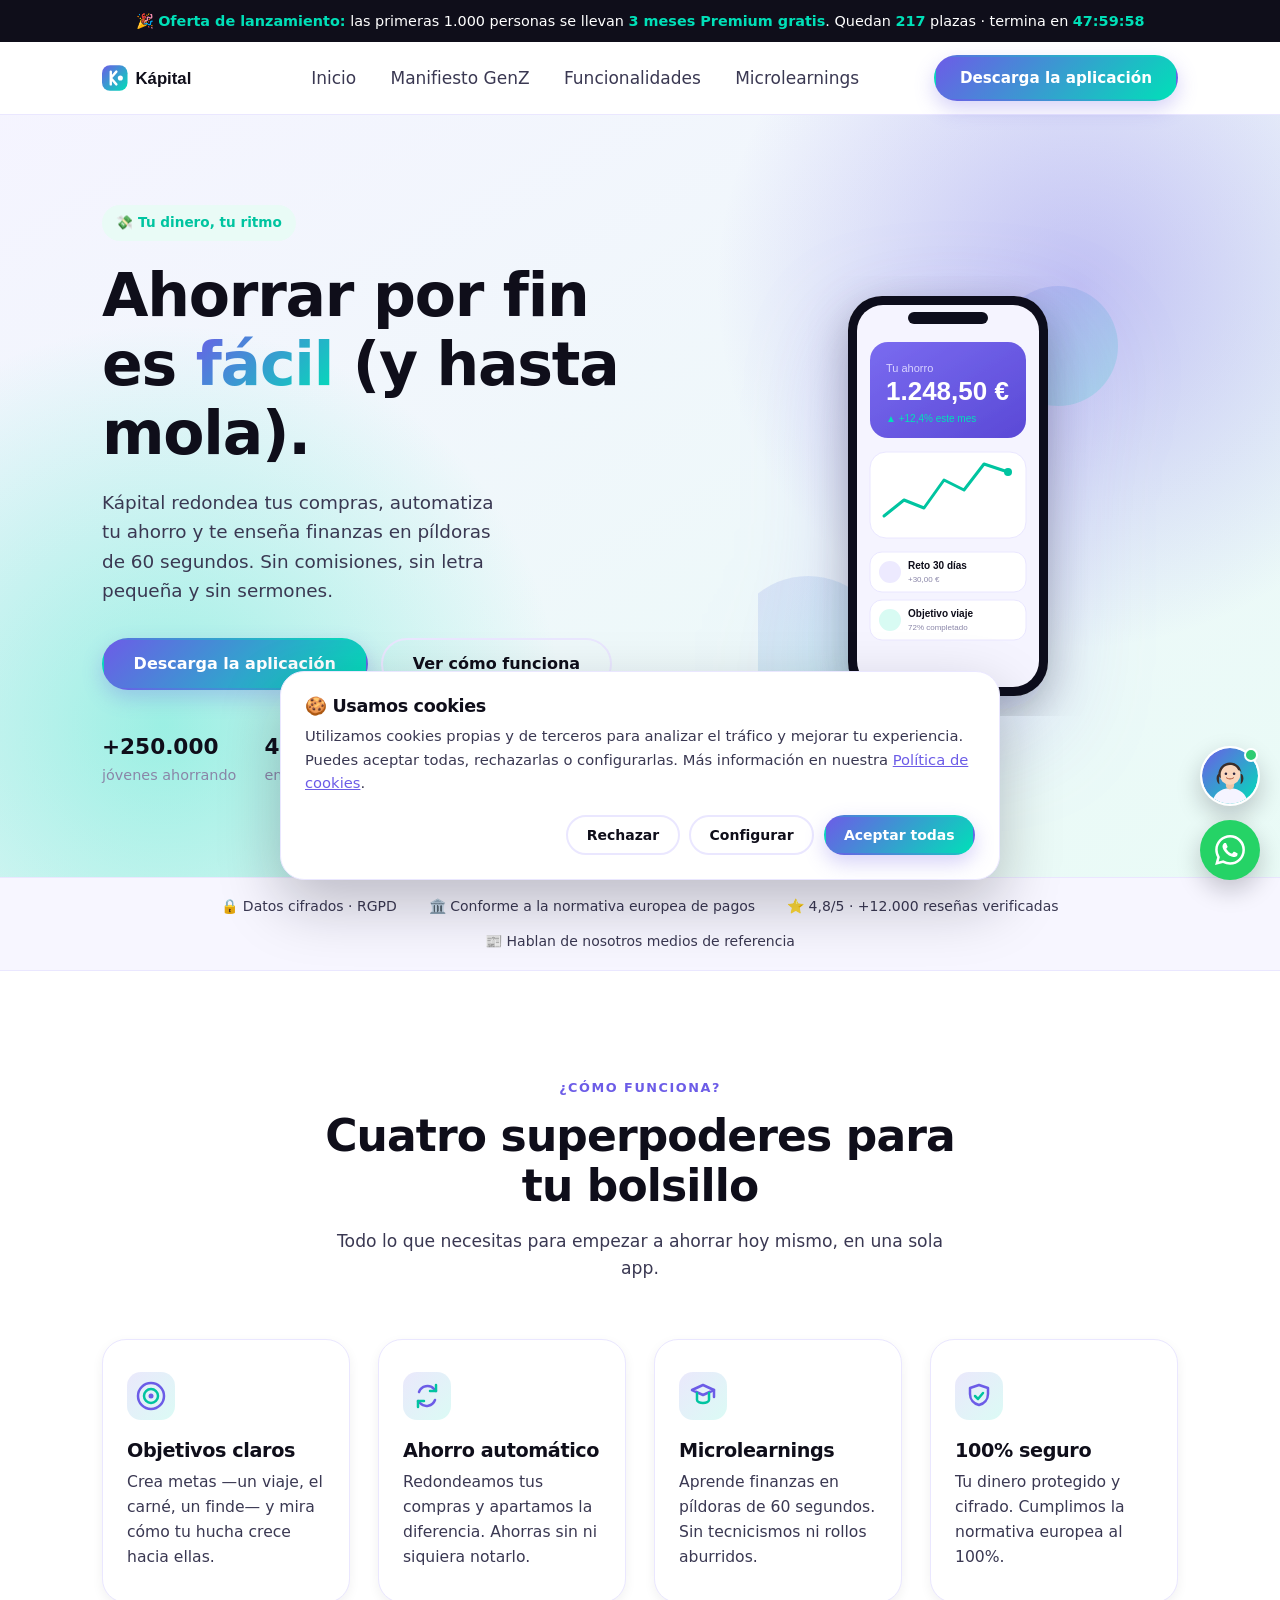
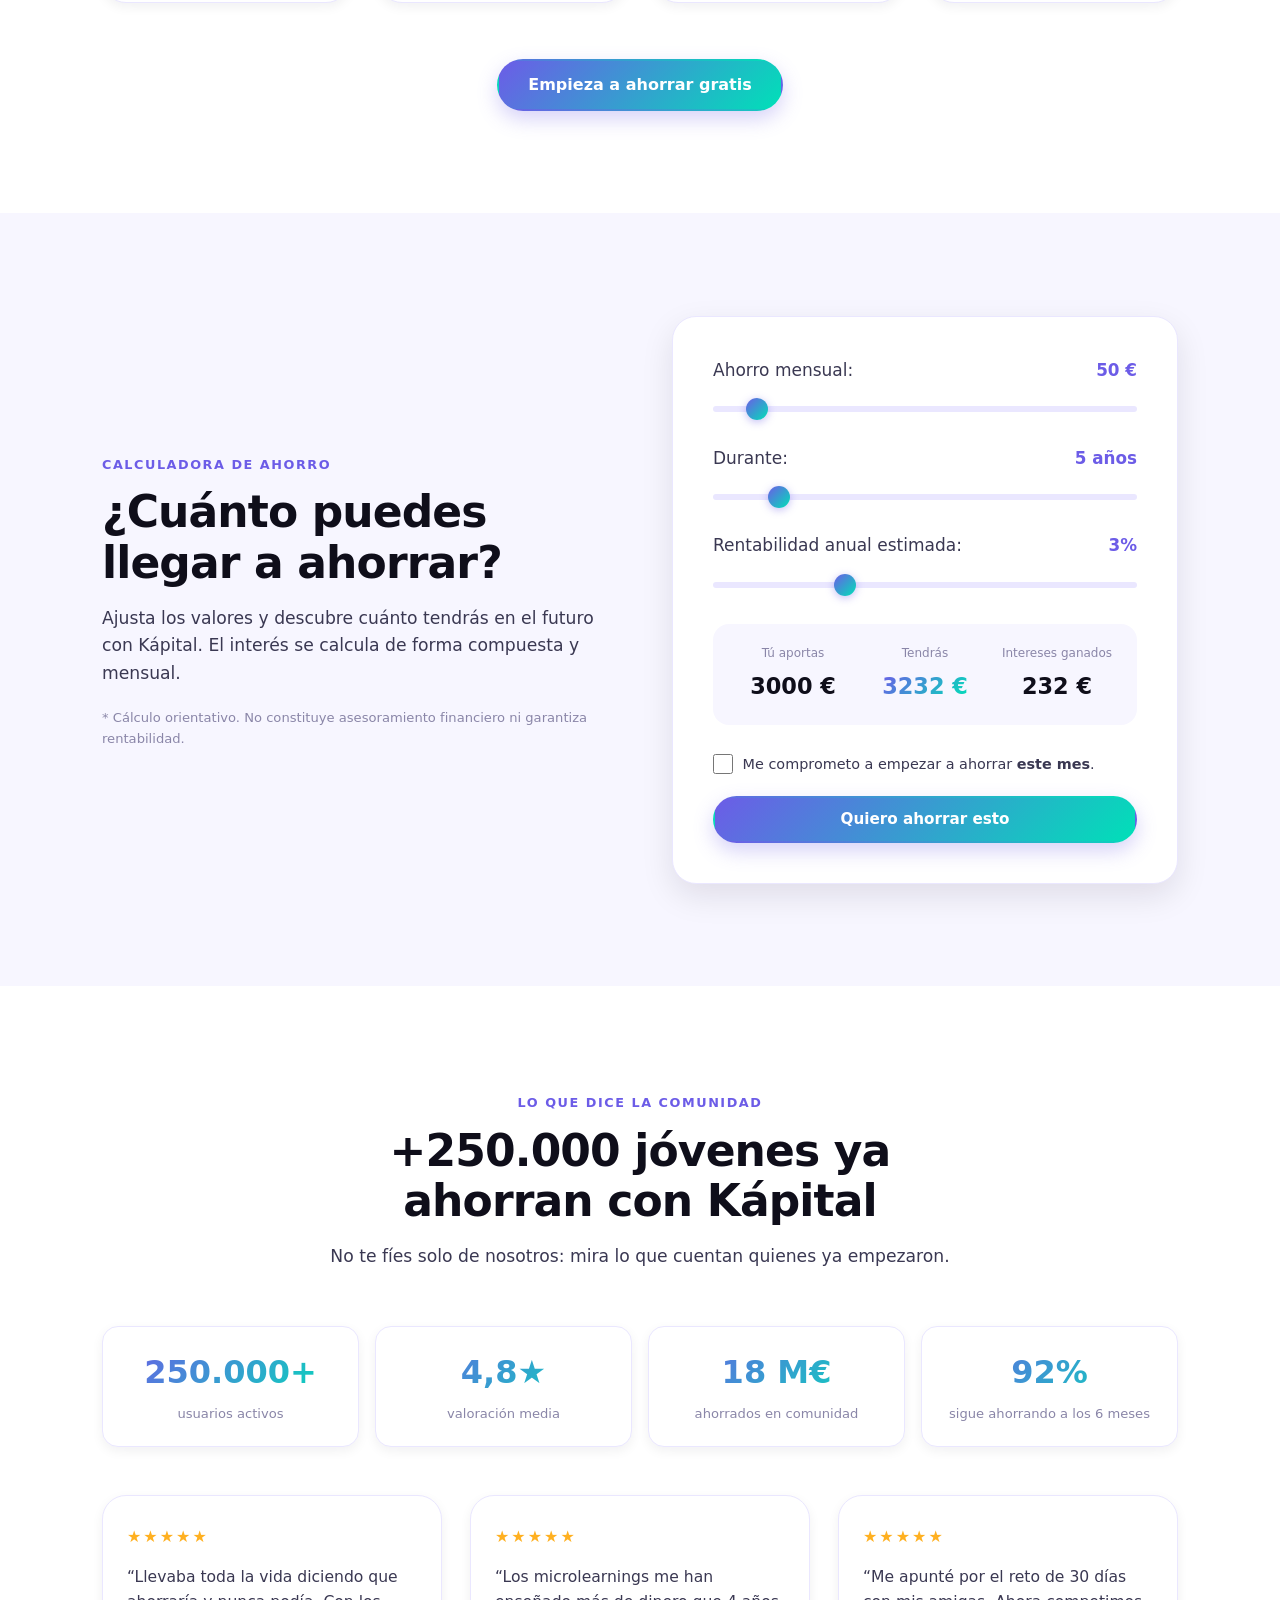
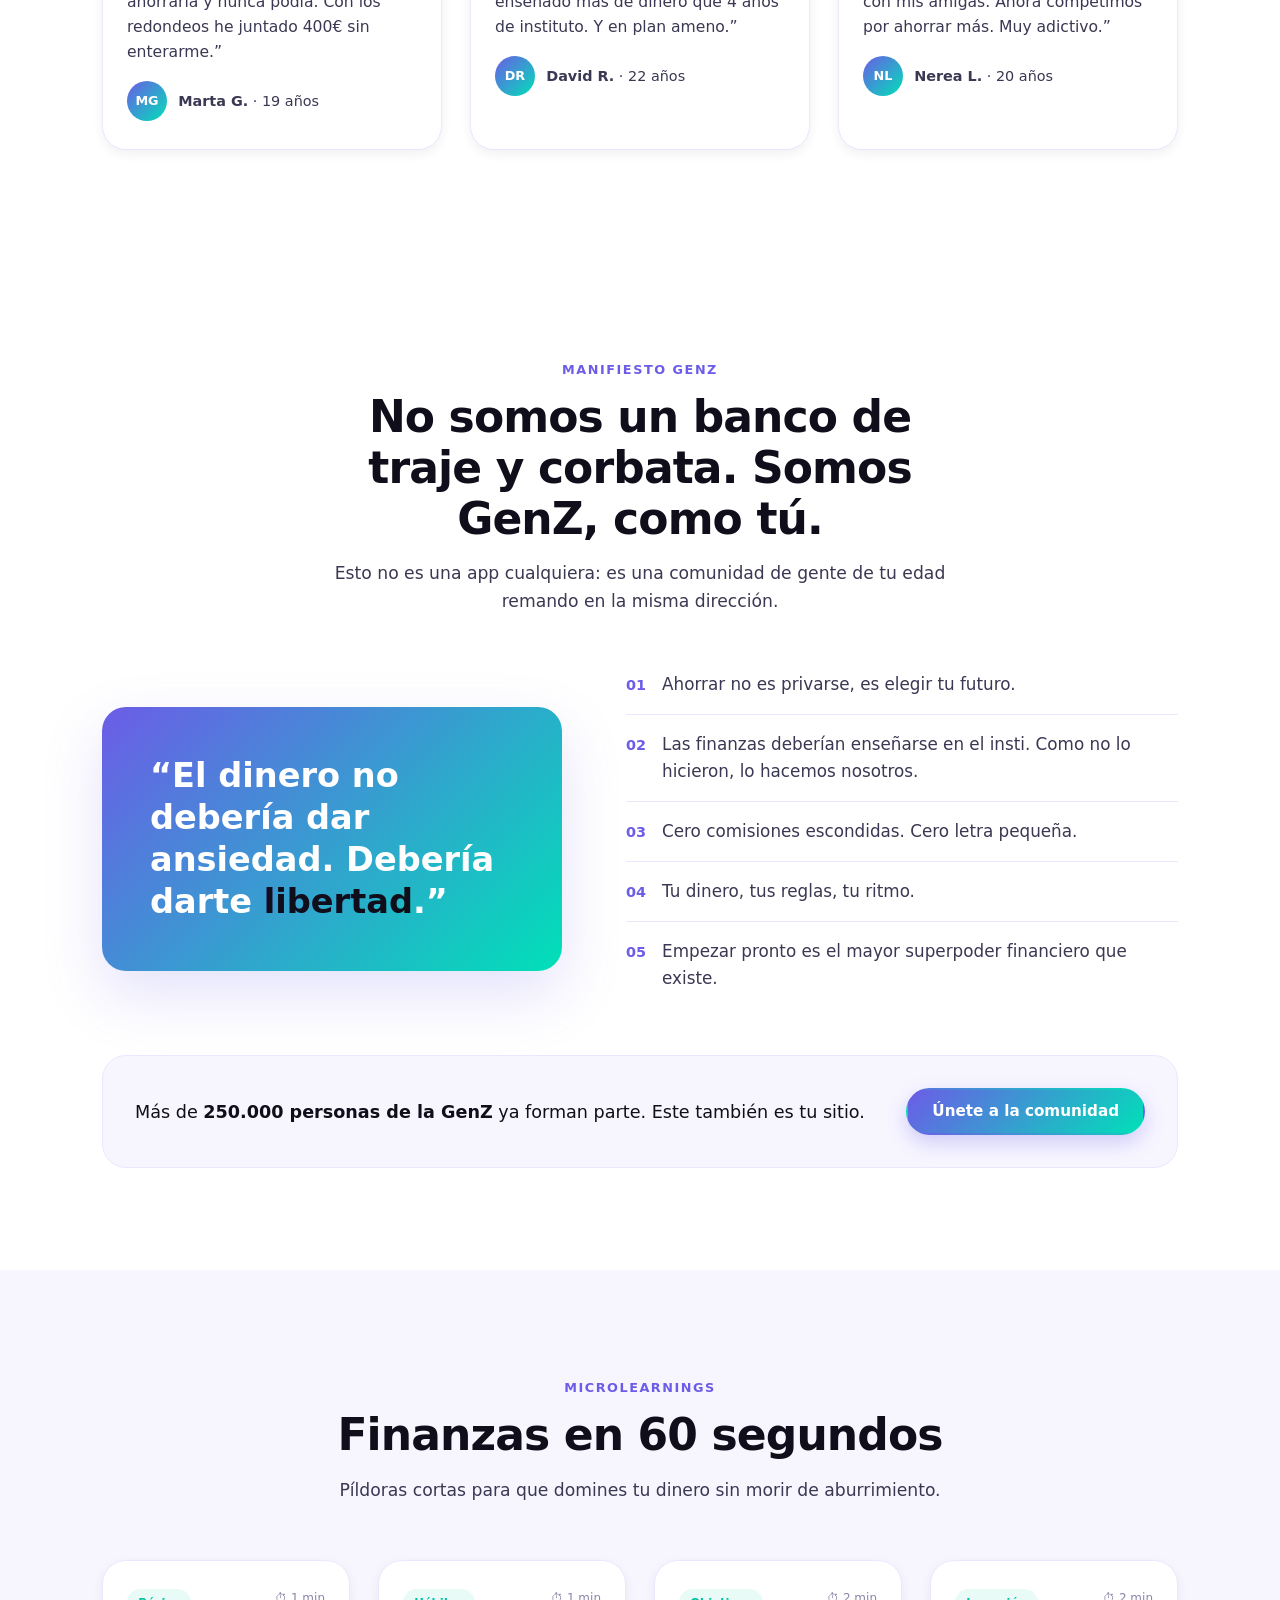
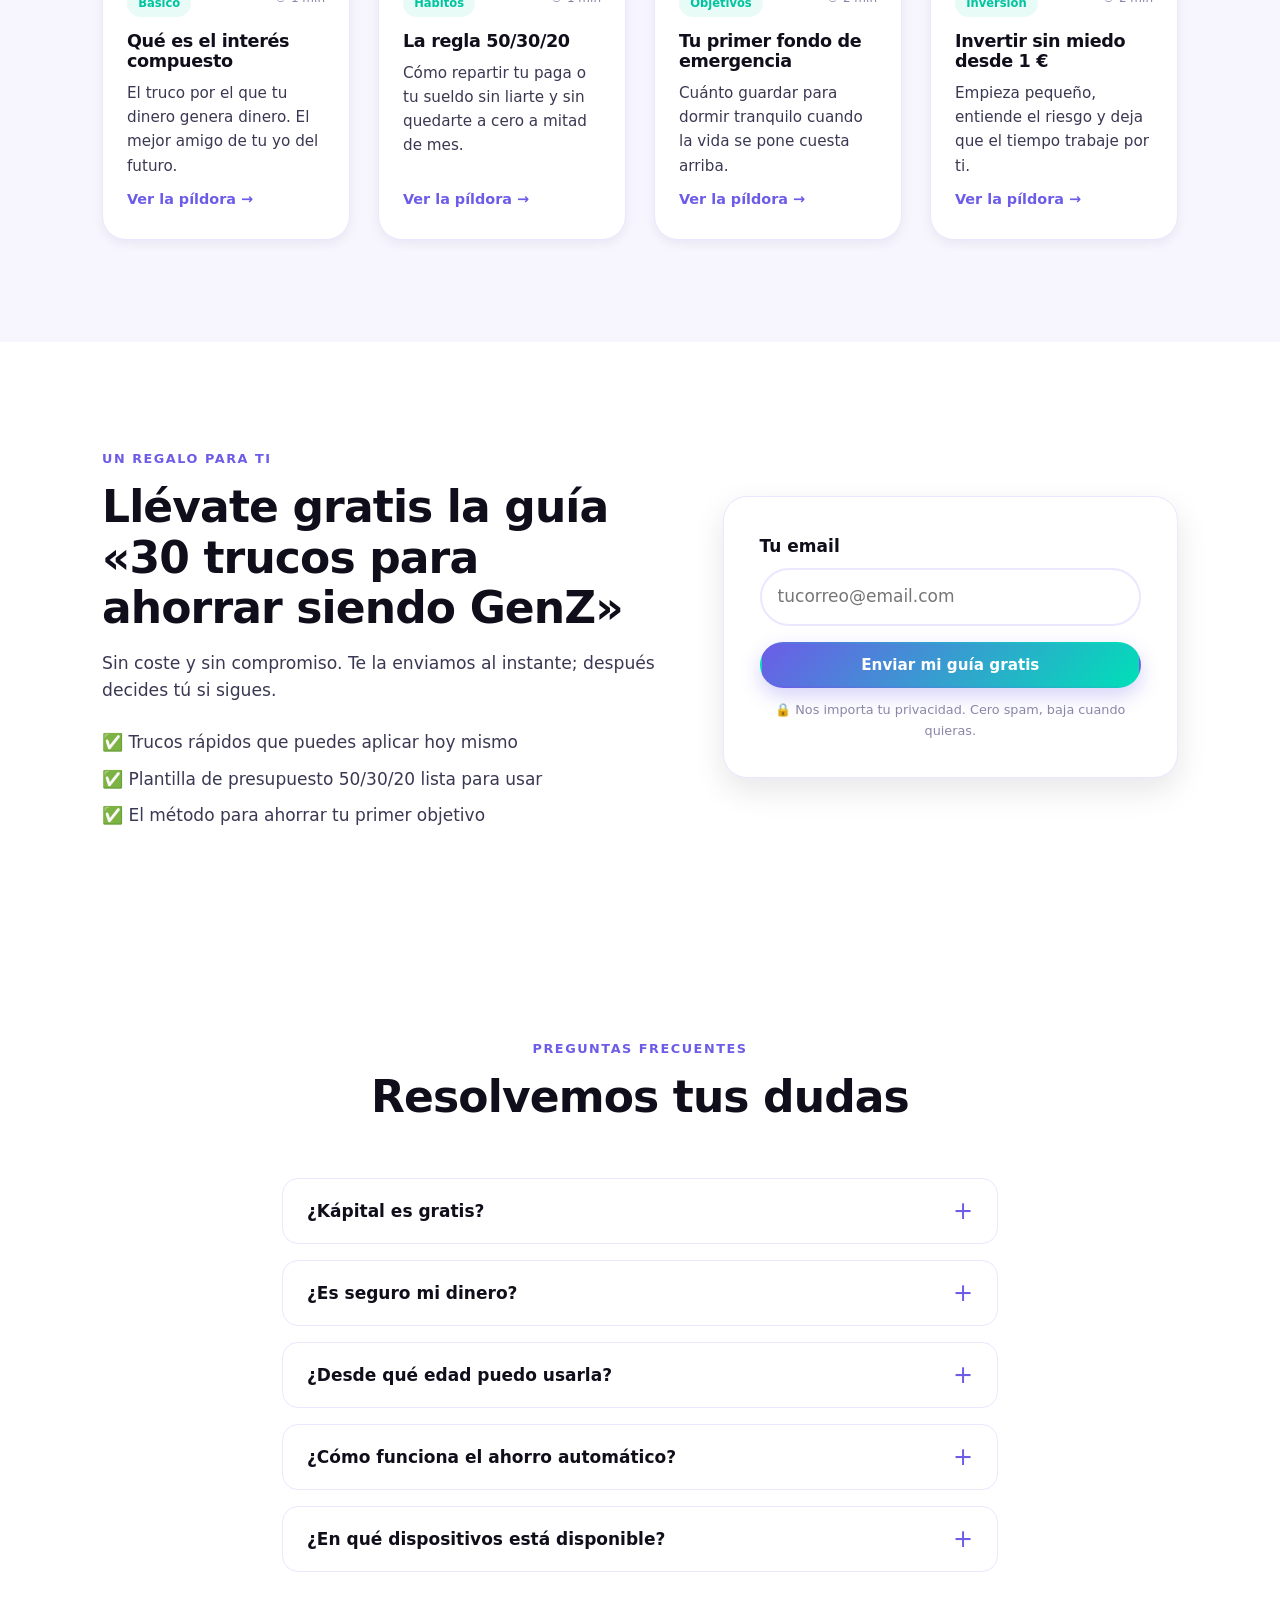
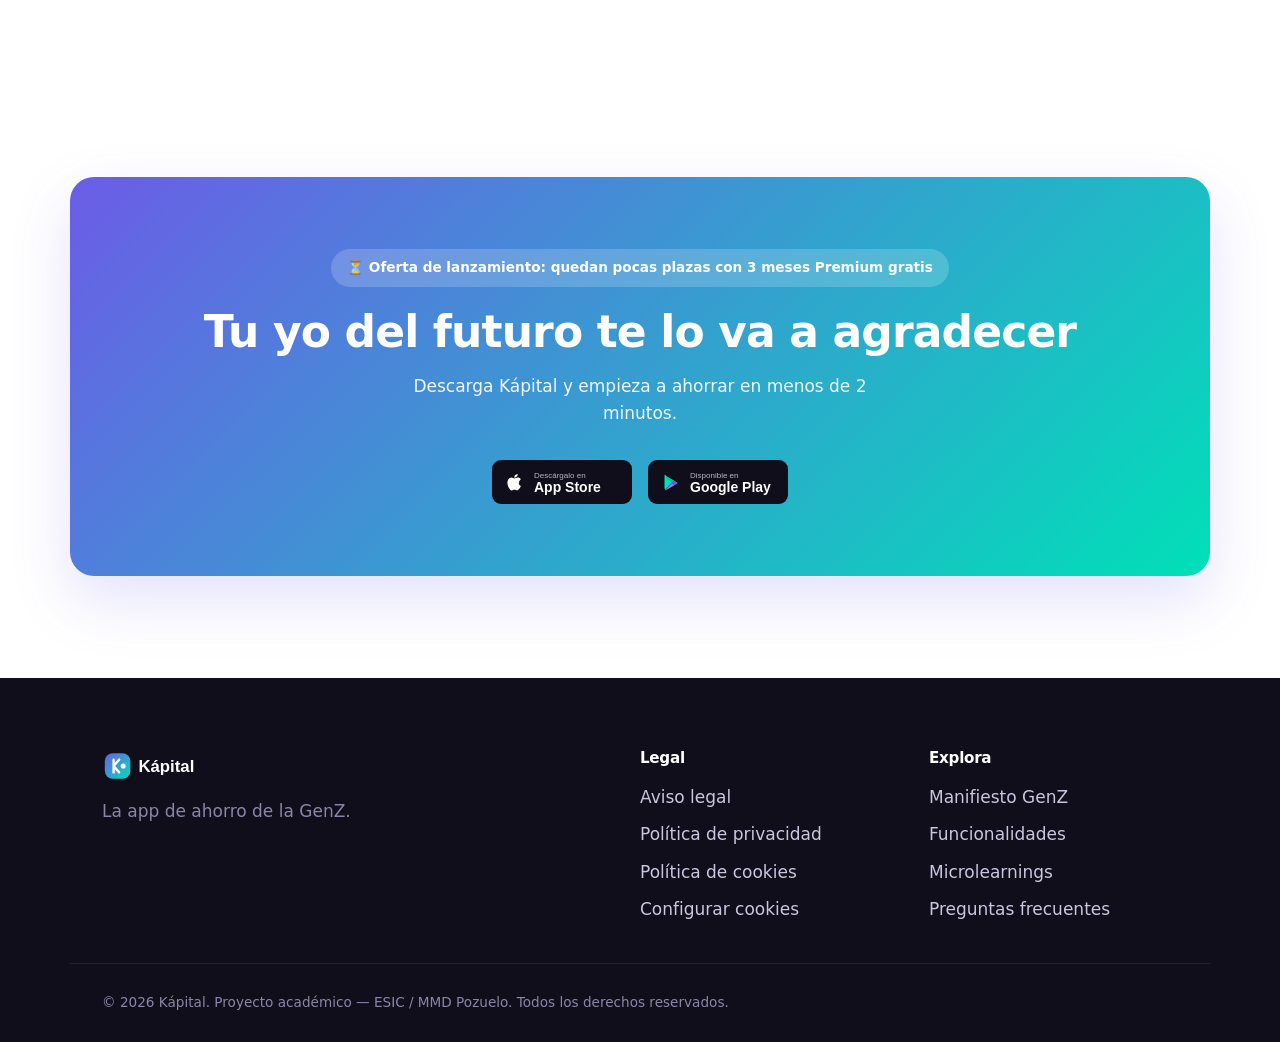
<file: index.html>
<!DOCTYPE html>
<html lang="es">
<head>
  <!-- Google tag (gtag.js) -->
<script async src="https://www.googletagmanager.com/gtag/js?id=G-R5SRQTH0ER"></script>
<script>
  window.dataLayer = window.dataLayer || [];
  function gtag(){dataLayer.push(arguments);}
  gtag('js', new Date());

  gtag('config', 'G-R5SRQTH0ER');
</script>
  <!-- ===================================================================
       META ETIQUETAS
       =================================================================== -->
  <meta charset="UTF-8">
  <meta name="viewport" content="width=device-width, initial-scale=1.0">
  <title>Kápital — La app de ahorro para la GenZ</title>
  <meta name="description" content="Kápital es la aplicación de ahorro pensada para la GenZ: ahorra sin darte cuenta, aprende con microlearnings y alcanza tus objetivos. Descárgala gratis.">
  <meta name="theme-color" content="#6C5CE7">
  <link rel="canonical" href="https://www.kapital.example/">

  <!-- Open Graph / redes sociales -->
  <meta property="og:type" content="website">
  <meta property="og:title" content="Kápital — La app de ahorro para la GenZ">
  <meta property="og:description" content="Ahorra sin darte cuenta, aprende con microlearnings y alcanza tus objetivos.">
  <meta property="og:image" content="https://www.kapital.example/img/hero-app.svg">
  <meta property="og:url" content="https://www.kapital.example/">
  <meta name="twitter:card" content="summary_large_image">

  <!-- Favicon -->
  <link rel="icon" type="image/svg+xml" href="img/favicon.svg">

  <!-- ===================================================================
       CONSENT MODE V2 (por defecto DENEGADO — se actualiza tras el consentimiento)
       Debe cargarse ANTES de cualquier etiqueta de Google (GA4, Ads, GTM).
       =================================================================== -->
  <script>
    window.dataLayer = window.dataLayer || [];
    function gtag(){ dataLayer.push(arguments); }
    gtag('consent', 'default', {
      'ad_storage': 'denied',
      'ad_user_data': 'denied',
      'ad_personalization': 'denied',
      'analytics_storage': 'denied',
      'functionality_storage': 'denied',
      'personalization_storage': 'denied',
      'security_storage': 'granted',
      'wait_for_update': 500
    });
    gtag('set', 'ads_data_redaction', true);
    gtag('set', 'url_passthrough', true);
  </script>

  <!-- ===================================================================
       ANALÍTICA Y PÍXELES DE SEGUIMIENTO
       Sustituye los identificadores de ejemplo por los reales.
       Estas etiquetas respetan el Consent Mode configurado arriba.
       =================================================================== -->

  <!-- Google Tag Manager (recomendado) — sustituye GTM-XXXXXXX
  <script>(function(w,d,s,l,i){w[l]=w[l]||[];w[l].push({'gtm.start':
  new Date().getTime(),event:'gtm.js'});var f=d.getElementsByTagName(s)[0],
  j=d.createElement(s),dl=l!='dataLayer'?'&l='+l:'';j.async=true;j.src=
  'https://www.googletagmanager.com/gtm.js?id='+i+dl;f.parentNode.insertBefore(j,f);
  })(window,document,'script','dataLayer','GTM-XXXXXXX');</script>
  -->

  <!-- Google Analytics 4 (alternativa a GTM) — sustituye G-XXXXXXXXXX
  <script async src="https://www.googletagmanager.com/gtag/js?id=G-XXXXXXXXXX"></script>
  <script>gtag('js', new Date()); gtag('config', 'G-XXXXXXXXXX');</script>
  -->

  <!-- Meta Pixel — sustituye 000000000000000
  <script>!function(f,b,e,v,n,t,s){...};fbq('init','000000000000000');fbq('track','PageView');</script>
  -->

  <!-- ===================================================================
       TIPOGRAFÍAS Y ESTILOS
       =================================================================== -->
  <!-- Cuando añadas Poppins a /fonts, descomenta este preload:
  <link rel="preload" href="fonts/Poppins-SemiBold.woff2" as="font" type="font/woff2" crossorigin> -->
  <link rel="stylesheet" href="css/styles.css">
</head>

<body>
  <!-- Enlace de accesibilidad para saltar al contenido -->
  <a href="#hero" class="skip-link">Saltar al contenido</a>

  <!-- ===================================================================
       BARRA DE ANUNCIO
       CIALDINI · ESCASEZ + RECIPROCIDAD: oferta de lanzamiento limitada
       (plazas que se agotan + cuenta atrás + regalo de 3 meses Premium)
       =================================================================== -->
  <div class="announce" id="announce" role="region" aria-label="Oferta de lanzamiento">
    <p class="announce__text">
      🎉 <strong>Oferta de lanzamiento:</strong> las primeras 1.000 personas se llevan
      <strong>3 meses Premium gratis</strong>. Quedan
      <strong id="announce-spots">217</strong> plazas · termina en
      <strong id="announce-timer" aria-label="Tiempo restante">47:59:59</strong>
    </p>
  </div>

  <!-- ===================================================================
       HEADER / CABECERA
       Desktop: logotipo · menú de navegación · CTA
       Móvil:   logotipo · CTA · menú hamburguesa
       =================================================================== -->
  <header class="site-header" id="inicio">
    <div class="container header__inner">
      <a href="#hero" class="header__logo" aria-label="Inicio — Kápital">
        <img src="img/logo.svg" alt="Kápital" width="140" height="34">
      </a>

      <nav class="nav" id="nav-principal" aria-label="Navegación principal">
        <button class="nav__close" aria-label="Cerrar menú" data-menu-close>&times;</button>
        <ul class="nav__list">
          <li><a href="#hero" class="nav__link">Inicio</a></li>
          <li><a href="#manifiesto" class="nav__link">Manifiesto GenZ</a></li>
          <li><a href="#funcionalidades" class="nav__link">Funcionalidades</a></li>
          <li><a href="#microlearnings" class="nav__link">Microlearnings</a></li>
        </ul>
      </nav>

      <div class="header__actions">
        <a href="#descarga" class="btn btn--primary header__cta">Descarga la aplicación</a>
        <button class="nav__toggle" aria-label="Abrir menú" aria-expanded="false" aria-controls="nav-principal" data-menu-open>
          <span></span><span></span><span></span>
        </button>
      </div>
    </div>
  </header>

  <main>
    <!-- ===================================================================
         HERO
         Dos columnas: texto (izquierda) + imagen (derecha)
         =================================================================== -->
    <section class="hero" id="hero">
      <div class="container hero__grid">
        <div class="hero__content">
          <span class="badge-pill">💸 Tu dinero, tu ritmo</span>
          <h1 class="hero__title">Ahorrar por fin es <span class="text-gradient">fácil</span> (y hasta mola).</h1>
          <p class="hero__text">
            Kápital redondea tus compras, automatiza tu ahorro y te enseña finanzas
            en píldoras de 60 segundos. Sin comisiones, sin letra pequeña y sin sermones.
          </p>
          <div class="hero__actions">
            <a href="#descarga" class="btn btn--primary btn--lg">Descarga la aplicación</a>
            <a href="#funcionalidades" class="btn btn--ghost btn--lg">Ver cómo funciona</a>
          </div>
          <ul class="hero__proof">
            <li><strong>+250.000</strong> jóvenes ahorrando</li>
            <li><strong>4,8★</strong> en las tiendas</li>
            <li><strong>0€</strong> de comisiones</li>
          </ul>
        </div>

        <div class="hero__media">
          <img src="img/hero-app.svg" alt="Pantalla de la aplicación Kápital mostrando el ahorro acumulado" width="360" height="440" loading="eager">
        </div>
      </div>
    </section>

    <!-- ===================================================================
         FRANJA DE AUTORIDAD
         CIALDINI · AUTORIDAD: sellos de confianza, cumplimiento normativo
         y menciones en medios para respaldar la credibilidad.
         =================================================================== -->
    <section class="authority" aria-label="Confianza y respaldo">
      <div class="container authority__inner">
        <span class="authority__item">🔒 Datos cifrados · RGPD</span>
        <span class="authority__item">🏛️ Conforme a la normativa europea de pagos</span>
        <span class="authority__item">⭐ 4,8/5 · +12.000 reseñas verificadas</span>
        <span class="authority__item">📰 Hablan de nosotros medios de referencia</span>
      </div>
    </section>

    <!-- ===================================================================
         ¿CÓMO FUNCIONA? / USP — 4 columnas + CTA centrado
         Cada columna: icono · título · texto
         =================================================================== -->
    <section class="usp section" id="funcionalidades">
      <div class="container">
        <header class="section__head">
          <span class="section__eyebrow">¿Cómo funciona?</span>
          <h2 class="section__title">Cuatro superpoderes para tu bolsillo</h2>
          <p class="section__subtitle">Todo lo que necesitas para empezar a ahorrar hoy mismo, en una sola app.</p>
        </header>

        <div class="usp__grid">
          <article class="usp__card">
            <img src="img/icon-goals.svg" alt="" class="usp__icon" width="48" height="48" aria-hidden="true">
            <h3 class="usp__card-title">Objetivos claros</h3>
            <p class="usp__card-text">Crea metas —un viaje, el carné, un finde— y mira cómo tu hucha crece hacia ellas.</p>
          </article>

          <article class="usp__card">
            <img src="img/icon-auto.svg" alt="" class="usp__icon" width="48" height="48" aria-hidden="true">
            <h3 class="usp__card-title">Ahorro automático</h3>
            <p class="usp__card-text">Redondeamos tus compras y apartamos la diferencia. Ahorras sin ni siquiera notarlo.</p>
          </article>

          <article class="usp__card">
            <img src="img/icon-learn.svg" alt="" class="usp__icon" width="48" height="48" aria-hidden="true">
            <h3 class="usp__card-title">Microlearnings</h3>
            <p class="usp__card-text">Aprende finanzas en píldoras de 60 segundos. Sin tecnicismos ni rollos aburridos.</p>
          </article>

          <article class="usp__card">
            <img src="img/icon-secure.svg" alt="" class="usp__icon" width="48" height="48" aria-hidden="true">
            <h3 class="usp__card-title">100% seguro</h3>
            <p class="usp__card-text">Tu dinero protegido y cifrado. Cumplimos la normativa europea al 100%.</p>
          </article>
        </div>

        <div class="usp__cta">
          <a href="#descarga" class="btn btn--primary btn--lg">Empieza a ahorrar gratis</a>
        </div>
      </div>
    </section>

    <!-- ===================================================================
         CALCULADORA DE AHORRO
         =================================================================== -->
    <section class="calc section section--alt" id="calculadora">
      <div class="container calc__grid">
        <div class="calc__intro">
          <span class="section__eyebrow">Calculadora de ahorro</span>
          <h2 class="section__title">¿Cuánto puedes llegar a ahorrar?</h2>
          <p class="section__subtitle">
            Ajusta los valores y descubre cuánto tendrás en el futuro con Kápital.
            El interés se calcula de forma compuesta y mensual.
          </p>
          <p class="calc__disclaimer">* Cálculo orientativo. No constituye asesoramiento financiero ni garantiza rentabilidad.</p>
        </div>

        <form class="calc__panel" id="calc-form" novalidate>
          <div class="calc__field">
            <label for="calc-monthly">Ahorro mensual: <output id="calc-monthly-out">50 €</output></label>
            <input type="range" id="calc-monthly" min="10" max="500" step="10" value="50">
          </div>

          <div class="calc__field">
            <label for="calc-years">Durante: <output id="calc-years-out">5 años</output></label>
            <input type="range" id="calc-years" min="1" max="30" step="1" value="5">
          </div>

          <div class="calc__field">
            <label for="calc-rate">Rentabilidad anual estimada: <output id="calc-rate-out">3%</output></label>
            <input type="range" id="calc-rate" min="0" max="10" step="0.5" value="3">
          </div>

          <div class="calc__result" aria-live="polite">
            <div class="calc__result-item">
              <span class="calc__result-label">Tú aportas</span>
              <strong class="calc__result-value" id="calc-contributed">3.000 €</strong>
            </div>
            <div class="calc__result-item calc__result-item--highlight">
              <span class="calc__result-label">Tendrás</span>
              <strong class="calc__result-value" id="calc-total">3.242 €</strong>
            </div>
            <div class="calc__result-item">
              <span class="calc__result-label">Intereses ganados</span>
              <strong class="calc__result-value" id="calc-interest">242 €</strong>
            </div>
          </div>

          <!-- CIALDINI · COMPROMISO Y COHERENCIA: micro-compromiso público y
               voluntario que aumenta la probabilidad de pasar a la acción. -->
          <label class="calc__commit">
            <input type="checkbox" id="calc-commit">
            <span>Me comprometo a empezar a ahorrar <strong>este mes</strong>.</span>
          </label>
          <p class="calc__commit-msg" id="calc-commit-msg" hidden>¡Ese es el espíritu! 🎯 Tu yo del futuro lo está celebrando.</p>

          <a href="#descarga" class="btn btn--primary btn--block">Quiero ahorrar esto</a>
        </form>
      </div>
    </section>

    <!-- ===================================================================
         PRUEBA SOCIAL — testimonios + cifras
         CIALDINI · PRUEBA SOCIAL: mostramos que mucha gente parecida al
         usuario (misma edad, mismas metas) ya confía y ahorra con Kápital.
         =================================================================== -->
    <section class="social section" id="opiniones">
      <div class="container">
        <header class="section__head">
          <span class="section__eyebrow">Lo que dice la comunidad</span>
          <h2 class="section__title">+250.000 jóvenes ya ahorran con Kápital</h2>
          <p class="section__subtitle">No te fíes solo de nosotros: mira lo que cuentan quienes ya empezaron.</p>
        </header>

        <div class="social__stats">
          <div class="social__stat"><strong>250.000+</strong><span>usuarios activos</span></div>
          <div class="social__stat"><strong>4,8★</strong><span>valoración media</span></div>
          <div class="social__stat"><strong>18 M€</strong><span>ahorrados en comunidad</span></div>
          <div class="social__stat"><strong>92%</strong><span>sigue ahorrando a los 6 meses</span></div>
        </div>

        <div class="social__grid">
          <figure class="social__card">
            <div class="social__stars" aria-label="5 de 5 estrellas">★★★★★</div>
            <blockquote>“Llevaba toda la vida diciendo que ahorraría y nunca podía. Con los redondeos he juntado 400€ sin enterarme.”</blockquote>
            <figcaption><span class="social__ava" aria-hidden="true">MG</span> <span><strong>Marta G.</strong> · 19 años</span></figcaption>
          </figure>
          <figure class="social__card">
            <div class="social__stars" aria-label="5 de 5 estrellas">★★★★★</div>
            <blockquote>“Los microlearnings me han enseñado más de dinero que 4 años de instituto. Y en plan ameno.”</blockquote>
            <figcaption><span class="social__ava" aria-hidden="true">DR</span> <span><strong>David R.</strong> · 22 años</span></figcaption>
          </figure>
          <figure class="social__card">
            <div class="social__stars" aria-label="5 de 5 estrellas">★★★★★</div>
            <blockquote>“Me apunté por el reto de 30 días con mis amigas. Ahora competimos por ahorrar más. Muy adictivo.”</blockquote>
            <figcaption><span class="social__ava" aria-hidden="true">NL</span> <span><strong>Nerea L.</strong> · 20 años</span></figcaption>
          </figure>
        </div>
      </div>
    </section>

    <!-- ===================================================================
         MANIFIESTO GENZ
         =================================================================== -->
    <section class="manifesto section" id="manifiesto">
      <div class="container">
        <!-- CIALDINI · UNIDAD: reforzamos el "nosotros" y la identidad compartida
             (somos GenZ, como tú) para crear pertenencia, no solo simpatía. -->
        <header class="section__head">
          <span class="section__eyebrow">Manifiesto GenZ</span>
          <h2 class="section__title">No somos un banco de traje y corbata. Somos GenZ, como tú.</h2>
          <p class="section__subtitle">Esto no es una app cualquiera: es una comunidad de gente de tu edad remando en la misma dirección.</p>
        </header>

        <div class="manifesto__grid">
          <blockquote class="manifesto__quote">
            <p>“El dinero no debería dar ansiedad. Debería darte <span class="text-gradient">libertad</span>.”</p>
          </blockquote>
          <ul class="manifesto__list">
            <li><span>01</span> Ahorrar no es privarse, es elegir tu futuro.</li>
            <li><span>02</span> Las finanzas deberían enseñarse en el insti. Como no lo hicieron, lo hacemos nosotros.</li>
            <li><span>03</span> Cero comisiones escondidas. Cero letra pequeña.</li>
            <li><span>04</span> Tu dinero, tus reglas, tu ritmo.</li>
            <li><span>05</span> Empezar pronto es el mayor superpoder financiero que existe.</li>
          </ul>
        </div>

        <!-- CIALDINI · UNIDAD: llamada a formar parte del grupo. -->
        <div class="manifesto__unity">
          <p>Más de <strong>250.000 personas de la GenZ</strong> ya forman parte. Este también es tu sitio.</p>
          <a href="#descarga" class="btn btn--primary">Únete a la comunidad</a>
        </div>
      </div>
    </section>

    <!-- ===================================================================
         MICROLEARNINGS
         =================================================================== -->
    <section class="learn section section--alt" id="microlearnings">
      <div class="container">
        <header class="section__head">
          <span class="section__eyebrow">Microlearnings</span>
          <h2 class="section__title">Finanzas en 60 segundos</h2>
          <p class="section__subtitle">Píldoras cortas para que domines tu dinero sin morir de aburrimiento.</p>
        </header>

        <div class="learn__grid">
          <article class="learn__card">
            <span class="learn__tag">Básico</span>
            <span class="learn__time">⏱ 1 min</span>
            <h3 class="learn__title">Qué es el interés compuesto</h3>
            <p class="learn__text">El truco por el que tu dinero genera dinero. El mejor amigo de tu yo del futuro.</p>
            <a href="#descarga" class="learn__link">Ver la píldora →</a>
          </article>

          <article class="learn__card">
            <span class="learn__tag">Hábitos</span>
            <span class="learn__time">⏱ 1 min</span>
            <h3 class="learn__title">La regla 50/30/20</h3>
            <p class="learn__text">Cómo repartir tu paga o tu sueldo sin liarte y sin quedarte a cero a mitad de mes.</p>
            <a href="#descarga" class="learn__link">Ver la píldora →</a>
          </article>

          <article class="learn__card">
            <span class="learn__tag">Objetivos</span>
            <span class="learn__time">⏱ 2 min</span>
            <h3 class="learn__title">Tu primer fondo de emergencia</h3>
            <p class="learn__text">Cuánto guardar para dormir tranquilo cuando la vida se pone cuesta arriba.</p>
            <a href="#descarga" class="learn__link">Ver la píldora →</a>
          </article>

          <article class="learn__card">
            <span class="learn__tag">Inversión</span>
            <span class="learn__time">⏱ 2 min</span>
            <h3 class="learn__title">Invertir sin miedo desde 1 €</h3>
            <p class="learn__text">Empieza pequeño, entiende el riesgo y deja que el tiempo trabaje por ti.</p>
            <a href="#descarga" class="learn__link">Ver la píldora →</a>
          </article>
        </div>
      </div>
    </section>

    <!-- ===================================================================
         REGALO GRATUITO (lead magnet)
         CIALDINI · RECIPROCIDAD: damos algo de valor primero y sin compromiso;
         el usuario siente el impulso natural de corresponder.
         =================================================================== -->
    <section class="gift section" id="guia">
      <div class="container gift__inner">
        <div class="gift__text">
          <span class="section__eyebrow">Un regalo para ti</span>
          <h2 class="section__title">Llévate gratis la guía «30 trucos para ahorrar siendo GenZ»</h2>
          <p class="section__subtitle">Sin coste y sin compromiso. Te la enviamos al instante; después decides tú si sigues.</p>
          <ul class="gift__list">
            <li>✅ Trucos rápidos que puedes aplicar hoy mismo</li>
            <li>✅ Plantilla de presupuesto 50/30/20 lista para usar</li>
            <li>✅ El método para ahorrar tu primer objetivo</li>
          </ul>
        </div>
        <form class="gift__form" id="gift-form" novalidate>
          <label for="gift-email">Tu email</label>
          <input type="email" id="gift-email" name="email" required placeholder="tucorreo@email.com" autocomplete="email">
          <button type="submit" class="btn btn--primary btn--block">Enviar mi guía gratis</button>
          <small class="gift__note">🔒 Nos importa tu privacidad. Cero spam, baja cuando quieras.</small>
          <p class="gift__success" id="gift-success" hidden>¡Hecho! 🎉 Revisa tu correo, te hemos enviado la guía. Un pequeño detalle de nuestra parte.</p>
        </form>
      </div>
    </section>

    <!-- ===================================================================
         PREGUNTAS FRECUENTES (acordeón)
         =================================================================== -->
    <section class="faq section" id="faq">
      <div class="container container--narrow">
        <header class="section__head">
          <span class="section__eyebrow">Preguntas frecuentes</span>
          <h2 class="section__title">Resolvemos tus dudas</h2>
        </header>

        <div class="faq__list">
          <details class="faq__item">
            <summary class="faq__question">¿Kápital es gratis?</summary>
            <div class="faq__answer"><p>Sí. Abrir tu cuenta y ahorrar es 100% gratuito. No cobramos comisiones de mantenimiento ni por retirar tu dinero.</p></div>
          </details>

          <details class="faq__item">
            <summary class="faq__question">¿Es seguro mi dinero?</summary>
            <div class="faq__answer"><p>Tu dinero está protegido y cifrado, y operamos cumpliendo la normativa europea de protección de datos y de servicios de pago.</p></div>
          </details>

          <details class="faq__item">
            <summary class="faq__question">¿Desde qué edad puedo usarla?</summary>
            <div class="faq__answer"><p>Puedes usar Kápital a partir de los 14 años con autorización de tus tutores legales, y de forma autónoma a partir de los 18.</p></div>
          </details>

          <details class="faq__item">
            <summary class="faq__question">¿Cómo funciona el ahorro automático?</summary>
            <div class="faq__answer"><p>Redondeamos cada compra al euro superior y apartamos la diferencia en tu hucha. Tú decides cuándo retirarla, sin penalizaciones.</p></div>
          </details>

          <details class="faq__item">
            <summary class="faq__question">¿En qué dispositivos está disponible?</summary>
            <div class="faq__answer"><p>Kápital está disponible para iOS y Android. Descárgala gratis desde la App Store o Google Play.</p></div>
          </details>
        </div>
      </div>
    </section>

    <!-- ===================================================================
         CTA FINAL / DESCARGA
         =================================================================== -->
    <section class="download section" id="descarga">
      <div class="container download__inner">
        <!-- CIALDINI · ESCASEZ: recordamos que la oferta de lanzamiento es limitada. -->
        <span class="download__urgency">⏳ Oferta de lanzamiento: quedan pocas plazas con 3 meses Premium gratis</span>
        <h2 class="download__title">Tu yo del futuro te lo va a agradecer</h2>
        <p class="download__text">Descarga Kápital y empieza a ahorrar en menos de 2 minutos.</p>
        <div class="download__badges">
          <a href="#" aria-label="Descargar en la App Store"><img src="img/badge-appstore.svg" alt="Descargar en la App Store" width="140" height="44"></a>
          <a href="#" aria-label="Disponible en Google Play"><img src="img/badge-googleplay.svg" alt="Disponible en Google Play" width="140" height="44"></a>
        </div>
      </div>
    </section>
  </main>

  <!-- ===================================================================
       FOOTER / PIE DE PÁGINA
       Logotipo · enlaces legales
       =================================================================== -->
  <footer class="site-footer">
    <div class="container site-footer__inner">
      <div class="site-footer__brand">
        <img src="img/logo-white.svg" alt="Kápital" width="140" height="34">
        <p class="site-footer__tagline">La app de ahorro de la GenZ.</p>
      </div>

      <nav class="site-footer__nav" aria-label="Enlaces legales">
        <h3 class="site-footer__heading">Legal</h3>
        <ul>
          <li><a href="aviso-legal.html">Aviso legal</a></li>
          <li><a href="politica-privacidad.html">Política de privacidad</a></li>
          <li><a href="politica-cookies.html">Política de cookies</a></li>
          <li><a href="#" data-cookie-settings>Configurar cookies</a></li>
        </ul>
      </nav>

      <nav class="site-footer__nav" aria-label="Navegación">
        <h3 class="site-footer__heading">Explora</h3>
        <ul>
          <li><a href="#manifiesto">Manifiesto GenZ</a></li>
          <li><a href="#funcionalidades">Funcionalidades</a></li>
          <li><a href="#microlearnings">Microlearnings</a></li>
          <li><a href="#faq">Preguntas frecuentes</a></li>
        </ul>
      </nav>
    </div>

    <div class="container site-footer__bottom">
      <p>&copy; <span id="year">2026</span> Kápital. Proyecto académico — ESIC / MMD Pozuelo. Todos los derechos reservados.</p>
    </div>
  </footer>

  <!-- ===================================================================
       BANNER DE COOKIES (RGPD + Consent Mode V2)
       =================================================================== -->
  <div class="cookie-banner" id="cookie-banner" role="dialog" aria-live="polite" aria-label="Aviso de cookies" hidden>
    <div class="cookie-banner__inner">
      <div class="cookie-banner__text">
        <h2 class="cookie-banner__title">🍪 Usamos cookies</h2>
        <p>
          Utilizamos cookies propias y de terceros para analizar el tráfico y mejorar tu experiencia.
          Puedes aceptar todas, rechazarlas o configurarlas. Más información en nuestra
          <a href="politica-cookies.html">Política de cookies</a>.
        </p>
      </div>
      <div class="cookie-banner__actions">
        <button class="btn btn--ghost" data-cookie="reject">Rechazar</button>
        <button class="btn btn--ghost" data-cookie="settings">Configurar</button>
        <button class="btn btn--primary" data-cookie="accept">Aceptar todas</button>
      </div>
    </div>

    <!-- Panel de configuración granular -->
    <div class="cookie-settings" id="cookie-settings" hidden>
      <h3 class="cookie-settings__title">Configura tus preferencias</h3>
      <label class="cookie-settings__row">
        <span>
          <strong>Necesarias</strong>
          <small>Imprescindibles para el funcionamiento del sitio. No se pueden desactivar.</small>
        </span>
        <input type="checkbox" checked disabled>
      </label>
      <label class="cookie-settings__row">
        <span>
          <strong>Analíticas</strong>
          <small>Nos ayudan a entender cómo usas la web (analytics_storage).</small>
        </span>
        <input type="checkbox" data-consent="analytics_storage">
      </label>
      <label class="cookie-settings__row">
        <span>
          <strong>Marketing</strong>
          <small>Publicidad personalizada (ad_storage, ad_user_data, ad_personalization).</small>
        </span>
        <input type="checkbox" data-consent="ad_storage">
      </label>
      <label class="cookie-settings__row">
        <span>
          <strong>Personalización</strong>
          <small>Recuerdan tus preferencias (personalization_storage, functionality_storage).</small>
        </span>
        <input type="checkbox" data-consent="personalization_storage">
      </label>
      <div class="cookie-settings__actions">
        <button class="btn btn--primary" data-cookie="save">Guardar preferencias</button>
      </div>
    </div>
  </div>

  <!-- ===================================================================
       AVISOS DE ACTIVIDAD EN VIVO (esquina inferior izquierda)
       CIALDINI · PRUEBA SOCIAL: notificaciones reales-time de que otras
       personas están usando la app ahora mismo.
       =================================================================== -->
  <div class="live-toasts" id="live-toasts" aria-live="polite" aria-label="Actividad reciente"></div>

  <!-- ===================================================================
       WIDGETS FLOTANTES (esquina inferior derecha)
       CIALDINI · SIMPATÍA (AGRADO): una persona real, cercana y disponible
       genera confianza y hace la marca más agradable y humana.
       Estructura: chat online (avatar + desplegable) y, debajo, WhatsApp.
       =================================================================== -->
  <div class="fab-stack">
    <!-- Desplegable del chat online -->
    <div class="chat-panel" id="chat-panel" role="dialog" aria-label="Chat online con el equipo de Kápital" hidden>
      <div class="chat-panel__header">
        <img src="img/avatar-agente.svg" alt="" class="chat-panel__avatar" width="44" height="44">
        <div class="chat-panel__who">
          <strong>Laura · Equipo Kápital</strong>
          <span class="chat-panel__status"><i></i> En línea · responde en ~2 min</span>
        </div>
        <button class="chat-panel__close" data-chat-close aria-label="Cerrar chat">&times;</button>
      </div>
      <div class="chat-panel__body" id="chat-body">
        <div class="chat-msg chat-msg--in">
          <p>¡Hola! 👋 Soy Laura, del equipo de Kápital. ¿En qué puedo ayudarte?</p>
        </div>
        <div class="chat-quick" id="chat-quick">
          <button type="button" class="chat-quick__btn" data-quick="gratis">¿Es gratis?</button>
          <button type="button" class="chat-quick__btn" data-quick="empezar">¿Cómo empiezo?</button>
          <button type="button" class="chat-quick__btn" data-quick="seguro">¿Es seguro?</button>
        </div>
      </div>
      <form class="chat-panel__input" id="chat-form">
        <input type="text" id="chat-text" placeholder="Escribe tu mensaje…" autocomplete="off" aria-label="Escribe tu mensaje">
        <button type="submit" aria-label="Enviar mensaje">➤</button>
      </form>
      <a class="chat-panel__wa" href="https://wa.me/34600000000?text=Hola%2C%20quiero%20saber%20m%C3%A1s%20de%20K%C3%A1pital" target="_blank" rel="noopener">
        <img src="img/whatsapp.svg" alt="" width="18" height="18"> Continuar en WhatsApp
      </a>
    </div>

    <!-- Botón: avatar de chat online -->
    <button class="fab fab--chat" id="chat-toggle" aria-expanded="false" aria-controls="chat-panel" aria-label="Abrir chat online">
      <img src="img/avatar-agente.svg" alt="" class="fab__avatar" width="56" height="56">
      <span class="fab__dot" aria-hidden="true"></span>
    </button>

    <!-- Botón: WhatsApp -->
    <a class="fab fab--wa" href="https://wa.me/34600000000?text=Hola%2C%20quiero%20saber%20m%C3%A1s%20de%20K%C3%A1pital" target="_blank" rel="noopener" aria-label="Escríbenos por WhatsApp">
      <img src="img/whatsapp.svg" alt="" class="fab__icon" width="30" height="30">
    </a>
  </div>

  <!-- Scripts -->
  <script src="js/cookies.js"></script>
  <script src="js/main.js"></script>
</body>
</html>
</file>
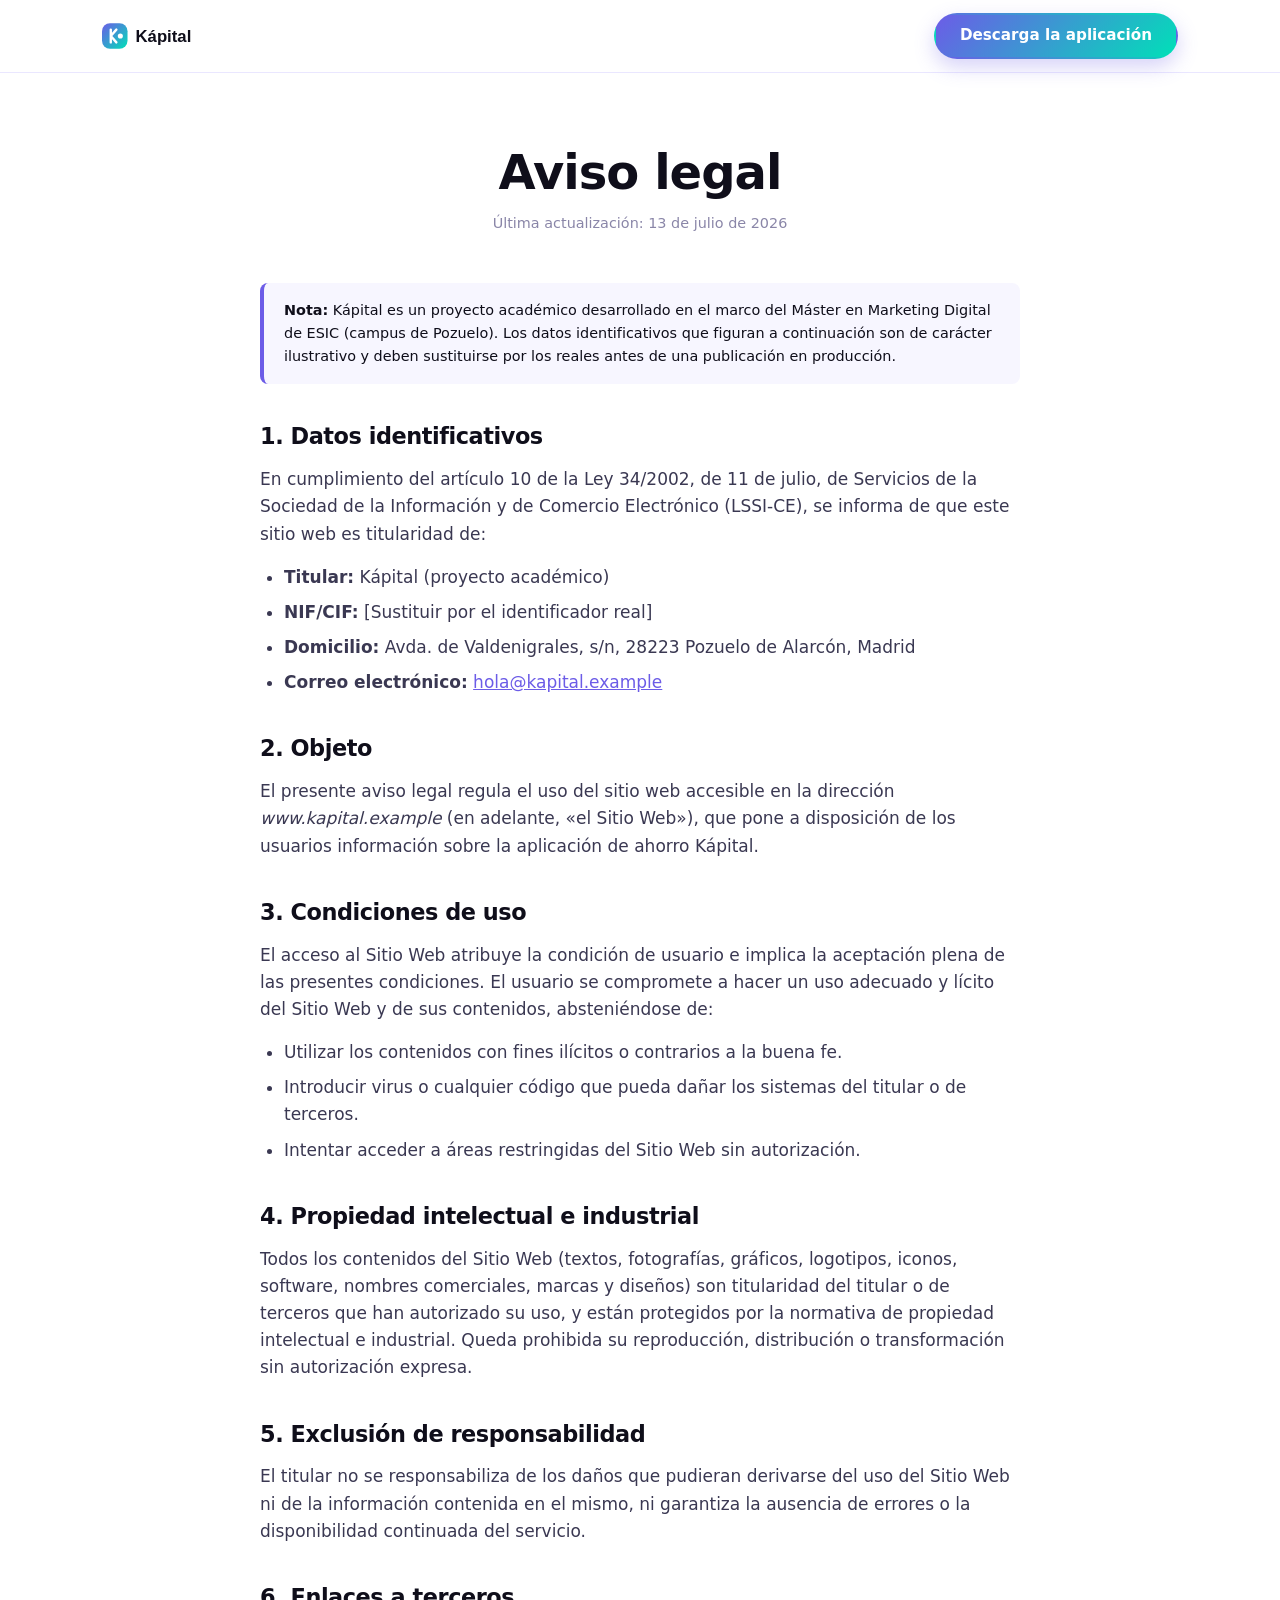
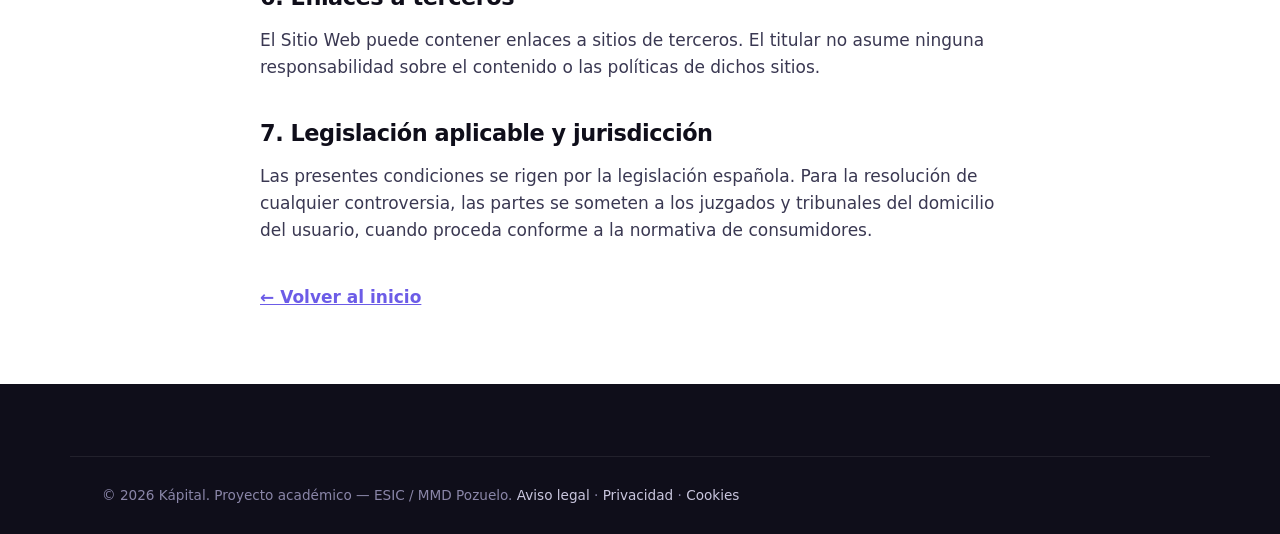
<file: aviso-legal.html>
<!DOCTYPE html>
<html lang="es">
<head>
  <!-- Google tag (gtag.js) -->
  <script async src="https://www.googletagmanager.com/gtag/js?id=G-R5SRQTH0ER"></script>
  <script>
    window.dataLayer = window.dataLayer || [];
    function gtag(){dataLayer.push(arguments);}
    gtag('js', new Date());
  
    gtag('config', 'G-R5SRQTH0ER');
  </script>
  <meta charset="UTF-8">
  <meta name="viewport" content="width=device-width, initial-scale=1.0">
  <title>Aviso legal — Kápital</title>
  <meta name="description" content="Aviso legal y condiciones de uso del sitio web de Kápital.">
  <meta name="robots" content="index, follow">
  <link rel="icon" type="image/svg+xml" href="img/favicon.svg">
  <link rel="stylesheet" href="css/styles.css">
</head>
<body>
  <a href="#contenido" class="skip-link">Saltar al contenido</a>

  <header class="site-header">
    <div class="container header__inner">
      <a href="index.html" class="header__logo" aria-label="Inicio — Kápital">
        <img src="img/logo.svg" alt="Kápital" width="140" height="34">
      </a>
      <div class="header__actions">
        <a href="index.html#descarga" class="btn btn--primary header__cta">Descarga la aplicación</a>
      </div>
    </div>
  </header>

  <main class="legal" id="contenido">
    <div class="container">
      <div class="legal__header">
        <h1>Aviso legal</h1>
        <p class="legal__updated">Última actualización: 13 de julio de 2026</p>
      </div>

      <div class="legal__body">
        <div class="legal__note">
          <strong>Nota:</strong> Kápital es un proyecto académico desarrollado en el marco del Máster
          en Marketing Digital de ESIC (campus de Pozuelo). Los datos identificativos que figuran a
          continuación son de carácter ilustrativo y deben sustituirse por los reales antes de una
          publicación en producción.
        </div>

        <h2>1. Datos identificativos</h2>
        <p>En cumplimiento del artículo 10 de la Ley 34/2002, de 11 de julio, de Servicios de la
        Sociedad de la Información y de Comercio Electrónico (LSSI-CE), se informa de que este sitio
        web es titularidad de:</p>
        <ul>
          <li><strong>Titular:</strong> Kápital (proyecto académico)</li>
          <li><strong>NIF/CIF:</strong> [Sustituir por el identificador real]</li>
          <li><strong>Domicilio:</strong> Avda. de Valdenigrales, s/n, 28223 Pozuelo de Alarcón, Madrid</li>
          <li><strong>Correo electrónico:</strong> <a href="mailto:hola@kapital.example">hola@kapital.example</a></li>
        </ul>

        <h2>2. Objeto</h2>
        <p>El presente aviso legal regula el uso del sitio web accesible en la dirección
        <em>www.kapital.example</em> (en adelante, «el Sitio Web»), que pone a disposición de los
        usuarios información sobre la aplicación de ahorro Kápital.</p>

        <h2>3. Condiciones de uso</h2>
        <p>El acceso al Sitio Web atribuye la condición de usuario e implica la aceptación plena de
        las presentes condiciones. El usuario se compromete a hacer un uso adecuado y lícito del Sitio
        Web y de sus contenidos, absteniéndose de:</p>
        <ul>
          <li>Utilizar los contenidos con fines ilícitos o contrarios a la buena fe.</li>
          <li>Introducir virus o cualquier código que pueda dañar los sistemas del titular o de terceros.</li>
          <li>Intentar acceder a áreas restringidas del Sitio Web sin autorización.</li>
        </ul>

        <h2>4. Propiedad intelectual e industrial</h2>
        <p>Todos los contenidos del Sitio Web (textos, fotografías, gráficos, logotipos, iconos,
        software, nombres comerciales, marcas y diseños) son titularidad del titular o de terceros que
        han autorizado su uso, y están protegidos por la normativa de propiedad intelectual e
        industrial. Queda prohibida su reproducción, distribución o transformación sin autorización
        expresa.</p>

        <h2>5. Exclusión de responsabilidad</h2>
        <p>El titular no se responsabiliza de los daños que pudieran derivarse del uso del Sitio Web ni
        de la información contenida en el mismo, ni garantiza la ausencia de errores o la disponibilidad
        continuada del servicio.</p>

        <h2>6. Enlaces a terceros</h2>
        <p>El Sitio Web puede contener enlaces a sitios de terceros. El titular no asume ninguna
        responsabilidad sobre el contenido o las políticas de dichos sitios.</p>

        <h2>7. Legislación aplicable y jurisdicción</h2>
        <p>Las presentes condiciones se rigen por la legislación española. Para la resolución de
        cualquier controversia, las partes se someten a los juzgados y tribunales del domicilio del
        usuario, cuando proceda conforme a la normativa de consumidores.</p>

        <a href="index.html" class="legal__back">← Volver al inicio</a>
      </div>
    </div>
  </main>

  <footer class="site-footer">
    <div class="container site-footer__bottom" style="border-top:1px solid rgba(255,255,255,.08)">
      <p>&copy; <span id="year">2026</span> Kápital. Proyecto académico — ESIC / MMD Pozuelo.
        <a href="aviso-legal.html" style="color:#C9C6DE">Aviso legal</a> ·
        <a href="politica-privacidad.html" style="color:#C9C6DE">Privacidad</a> ·
        <a href="politica-cookies.html" style="color:#C9C6DE">Cookies</a>
      </p>
    </div>
  </footer>

  <script src="js/main.js"></script>
</body>
</html>
</file>
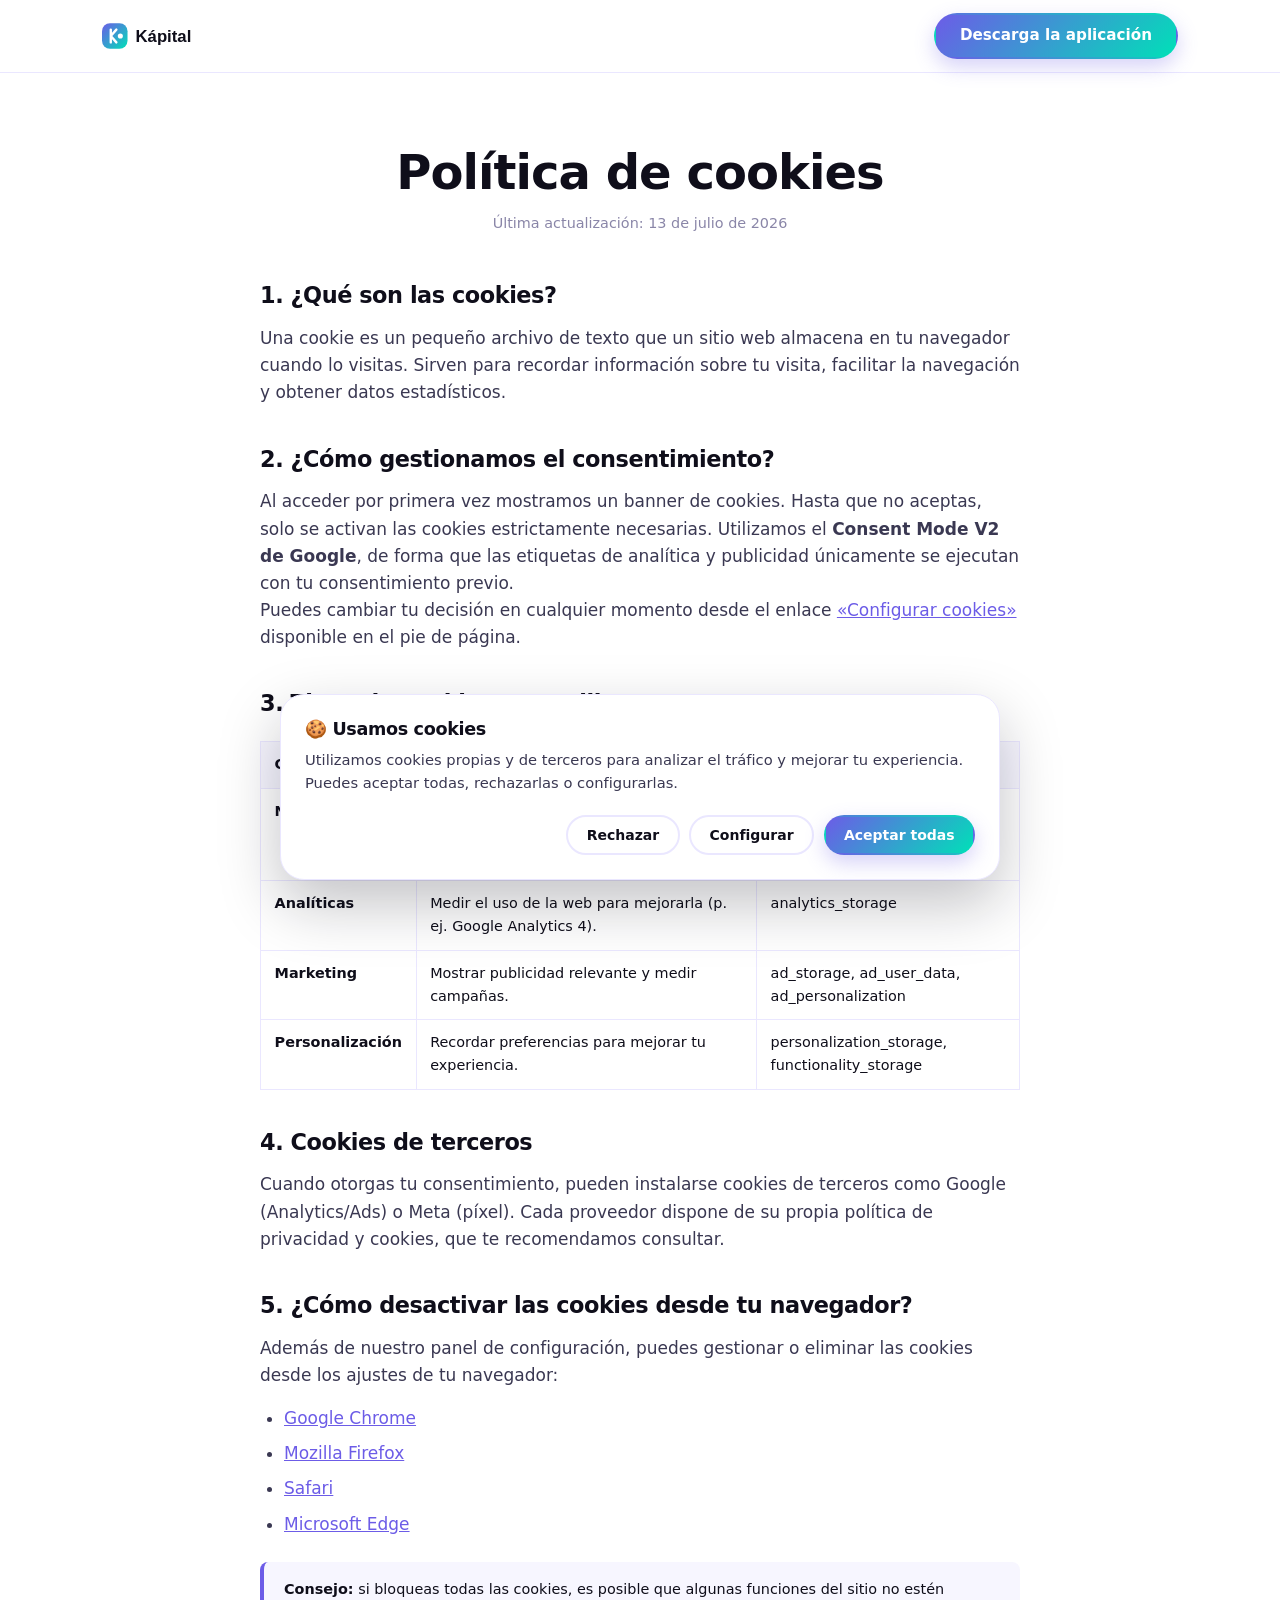
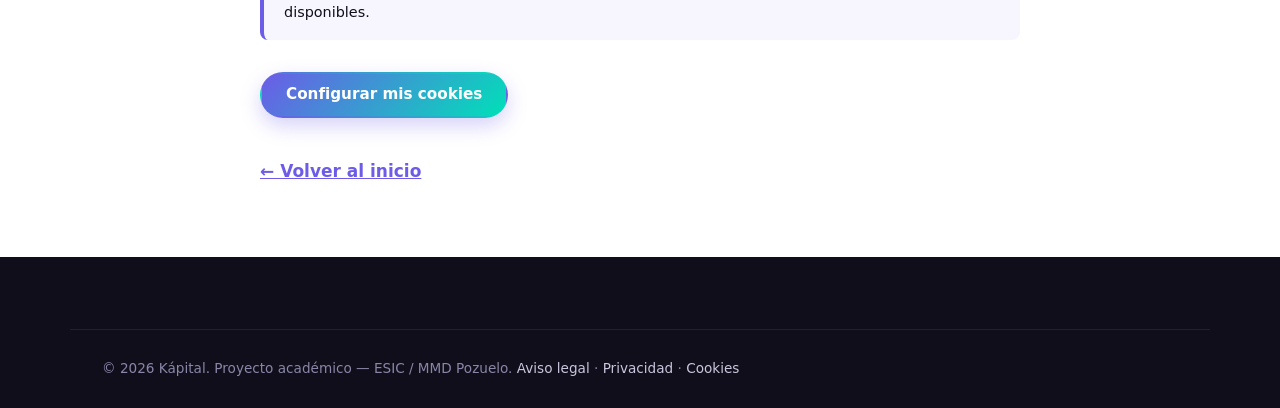
<file: politica-cookies.html>
<!DOCTYPE html>
<html lang="es">
<head>
  <!-- Google tag (gtag.js) -->
  <script async src="https://www.googletagmanager.com/gtag/js?id=G-R5SRQTH0ER"></script>
  <script>
    window.dataLayer = window.dataLayer || [];
    function gtag(){dataLayer.push(arguments);}
    gtag('js', new Date());
  
    gtag('config', 'G-R5SRQTH0ER');
  </script>
  <meta charset="UTF-8">
  <meta name="viewport" content="width=device-width, initial-scale=1.0">
  <title>Política de cookies — Kápital</title>
  <meta name="description" content="Política de cookies de Kápital: qué cookies usamos, con qué finalidad y cómo gestionarlas.">
  <meta name="robots" content="index, follow">
  <link rel="icon" type="image/svg+xml" href="img/favicon.svg">
  <link rel="stylesheet" href="css/styles.css">
</head>
<body>
  <a href="#contenido" class="skip-link">Saltar al contenido</a>

  <header class="site-header">
    <div class="container header__inner">
      <a href="index.html" class="header__logo" aria-label="Inicio — Kápital">
        <img src="img/logo.svg" alt="Kápital" width="140" height="34">
      </a>
      <div class="header__actions">
        <a href="index.html#descarga" class="btn btn--primary header__cta">Descarga la aplicación</a>
      </div>
    </div>
  </header>

  <main class="legal" id="contenido">
    <div class="container">
      <div class="legal__header">
        <h1>Política de cookies</h1>
        <p class="legal__updated">Última actualización: 13 de julio de 2026</p>
      </div>

      <div class="legal__body">
        <h2>1. ¿Qué son las cookies?</h2>
        <p>Una cookie es un pequeño archivo de texto que un sitio web almacena en tu navegador cuando lo
        visitas. Sirven para recordar información sobre tu visita, facilitar la navegación y obtener
        datos estadísticos.</p>

        <h2>2. ¿Cómo gestionamos el consentimiento?</h2>
        <p>Al acceder por primera vez mostramos un banner de cookies. Hasta que no aceptas, solo se
        activan las cookies estrictamente necesarias. Utilizamos el <strong>Consent Mode V2 de
        Google</strong>, de forma que las etiquetas de analítica y publicidad únicamente se ejecutan
        con tu consentimiento previo.</p>
        <p>Puedes cambiar tu decisión en cualquier momento desde el enlace
        <a href="#" data-cookie-settings>«Configurar cookies»</a> disponible en el pie de página.</p>

        <h2>3. Tipos de cookies que utilizamos</h2>
        <table>
          <thead>
            <tr><th>Categoría</th><th>Finalidad</th><th>Señal (Consent Mode)</th></tr>
          </thead>
          <tbody>
            <tr>
              <td><strong>Necesarias</strong></td>
              <td>Funcionamiento básico del sitio y memoria del consentimiento. No se pueden desactivar.</td>
              <td>security_storage</td>
            </tr>
            <tr>
              <td><strong>Analíticas</strong></td>
              <td>Medir el uso de la web para mejorarla (p. ej. Google Analytics 4).</td>
              <td>analytics_storage</td>
            </tr>
            <tr>
              <td><strong>Marketing</strong></td>
              <td>Mostrar publicidad relevante y medir campañas.</td>
              <td>ad_storage, ad_user_data, ad_personalization</td>
            </tr>
            <tr>
              <td><strong>Personalización</strong></td>
              <td>Recordar preferencias para mejorar tu experiencia.</td>
              <td>personalization_storage, functionality_storage</td>
            </tr>
          </tbody>
        </table>

        <h2>4. Cookies de terceros</h2>
        <p>Cuando otorgas tu consentimiento, pueden instalarse cookies de terceros como Google
        (Analytics/Ads) o Meta (píxel). Cada proveedor dispone de su propia política de privacidad y
        cookies, que te recomendamos consultar.</p>

        <h2>5. ¿Cómo desactivar las cookies desde tu navegador?</h2>
        <p>Además de nuestro panel de configuración, puedes gestionar o eliminar las cookies desde los
        ajustes de tu navegador:</p>
        <ul>
          <li><a href="https://support.google.com/chrome/answer/95647" rel="noopener">Google Chrome</a></li>
          <li><a href="https://support.mozilla.org/es/kb/cookies-informacion-que-los-sitios-web-guardan" rel="noopener">Mozilla Firefox</a></li>
          <li><a href="https://support.apple.com/es-es/guide/safari/sfri11471/mac" rel="noopener">Safari</a></li>
          <li><a href="https://support.microsoft.com/es-es/microsoft-edge" rel="noopener">Microsoft Edge</a></li>
        </ul>

        <div class="legal__note">
          <strong>Consejo:</strong> si bloqueas todas las cookies, es posible que algunas funciones del
          sitio no estén disponibles.
        </div>

        <p style="margin-top:2rem">
          <button class="btn btn--primary" data-cookie-settings>Configurar mis cookies</button>
        </p>

        <a href="index.html" class="legal__back">← Volver al inicio</a>
      </div>
    </div>
  </main>

  <footer class="site-footer">
    <div class="container site-footer__bottom" style="border-top:1px solid rgba(255,255,255,.08)">
      <p>&copy; <span id="year">2026</span> Kápital. Proyecto académico — ESIC / MMD Pozuelo.
        <a href="aviso-legal.html" style="color:#C9C6DE">Aviso legal</a> ·
        <a href="politica-privacidad.html" style="color:#C9C6DE">Privacidad</a> ·
        <a href="politica-cookies.html" style="color:#C9C6DE">Cookies</a>
      </p>
    </div>
  </footer>

  <!-- El banner de cookies también se incluye aquí para poder reconfigurar -->
  <div class="cookie-banner" id="cookie-banner" role="dialog" aria-live="polite" aria-label="Aviso de cookies" hidden>
    <div class="cookie-banner__inner">
      <div class="cookie-banner__text">
        <h2 class="cookie-banner__title">🍪 Usamos cookies</h2>
        <p>Utilizamos cookies propias y de terceros para analizar el tráfico y mejorar tu experiencia.
          Puedes aceptar todas, rechazarlas o configurarlas.</p>
      </div>
      <div class="cookie-banner__actions">
        <button class="btn btn--ghost" data-cookie="reject">Rechazar</button>
        <button class="btn btn--ghost" data-cookie="settings">Configurar</button>
        <button class="btn btn--primary" data-cookie="accept">Aceptar todas</button>
      </div>
    </div>
    <div class="cookie-settings" id="cookie-settings" hidden>
      <h3 class="cookie-settings__title">Configura tus preferencias</h3>
      <label class="cookie-settings__row">
        <span><strong>Necesarias</strong><small>Imprescindibles. No se pueden desactivar.</small></span>
        <input type="checkbox" checked disabled>
      </label>
      <label class="cookie-settings__row">
        <span><strong>Analíticas</strong><small>analytics_storage</small></span>
        <input type="checkbox" data-consent="analytics_storage">
      </label>
      <label class="cookie-settings__row">
        <span><strong>Marketing</strong><small>ad_storage, ad_user_data, ad_personalization</small></span>
        <input type="checkbox" data-consent="ad_storage">
      </label>
      <label class="cookie-settings__row">
        <span><strong>Personalización</strong><small>personalization_storage, functionality_storage</small></span>
        <input type="checkbox" data-consent="personalization_storage">
      </label>
      <div class="cookie-settings__actions">
        <button class="btn btn--primary" data-cookie="save">Guardar preferencias</button>
      </div>
    </div>
  </div>

  <script src="js/cookies.js"></script>
  <script src="js/main.js"></script>
</body>
</html>
</file>
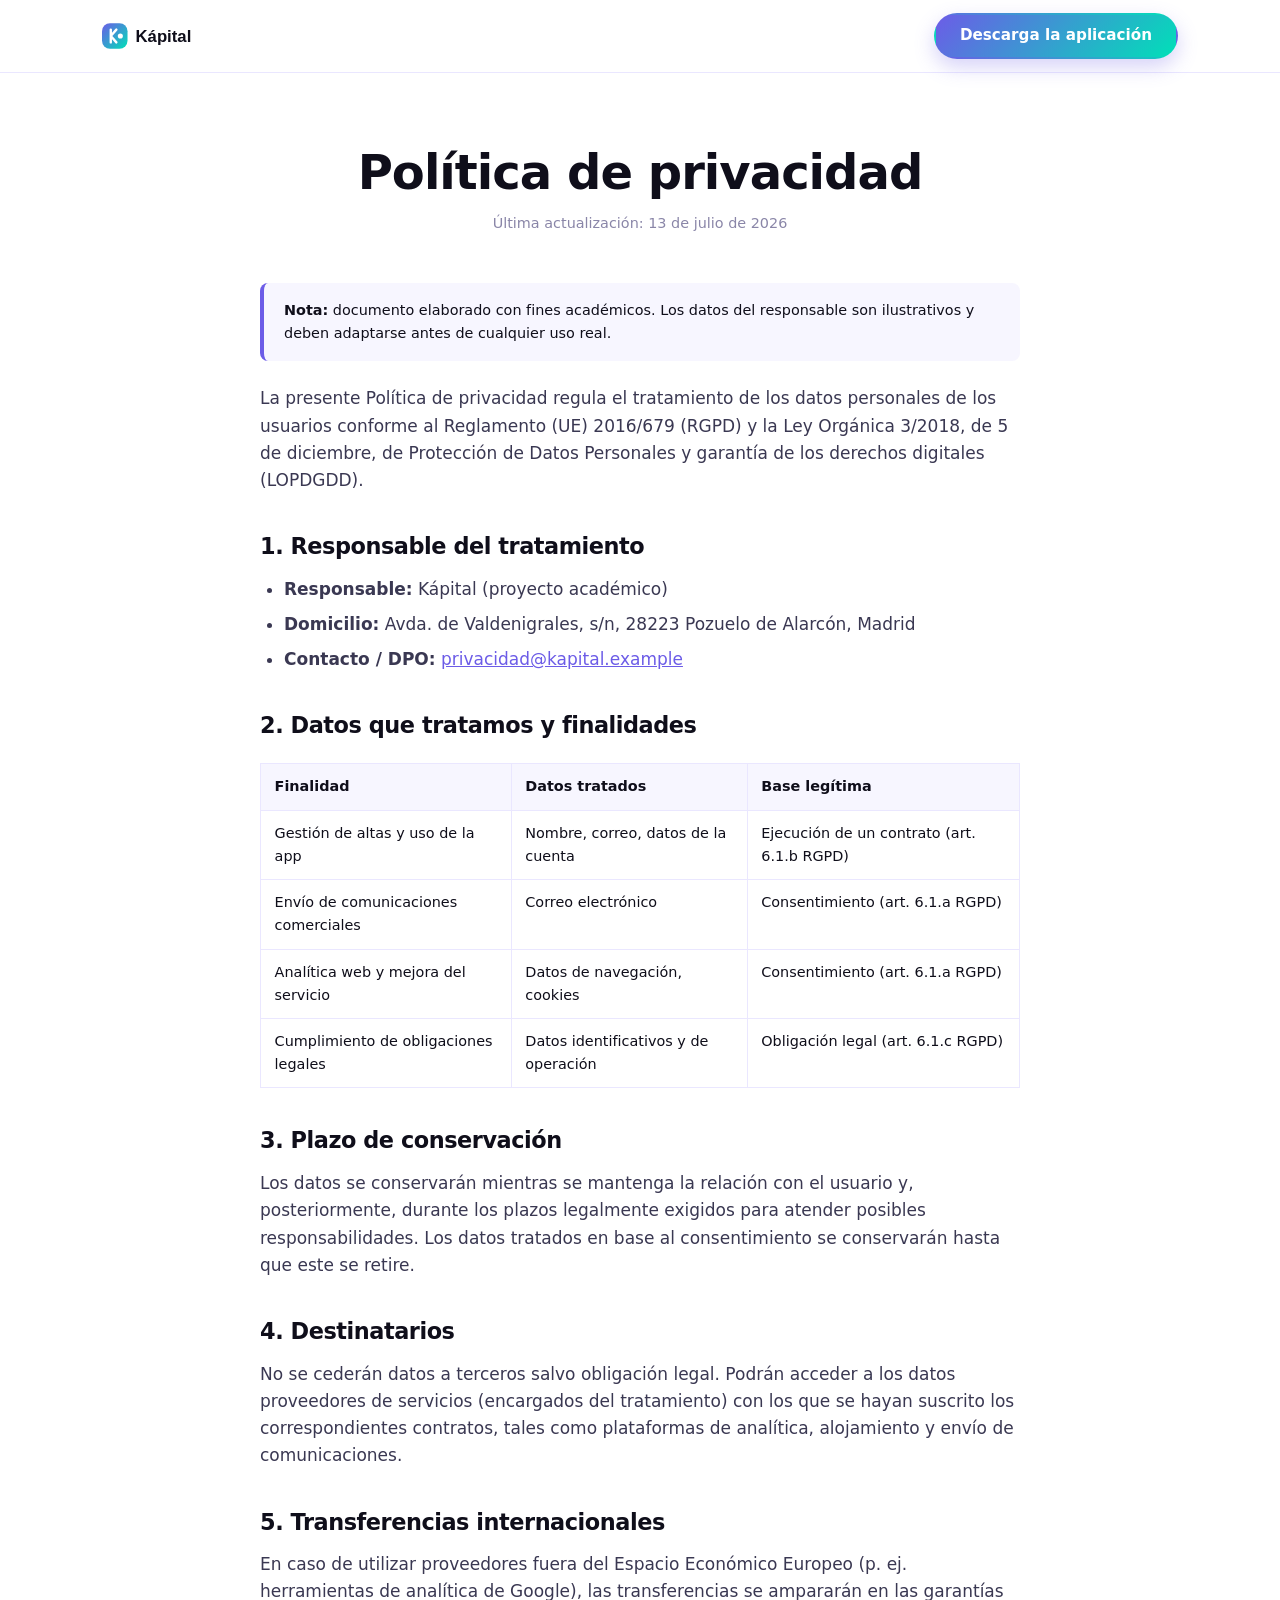
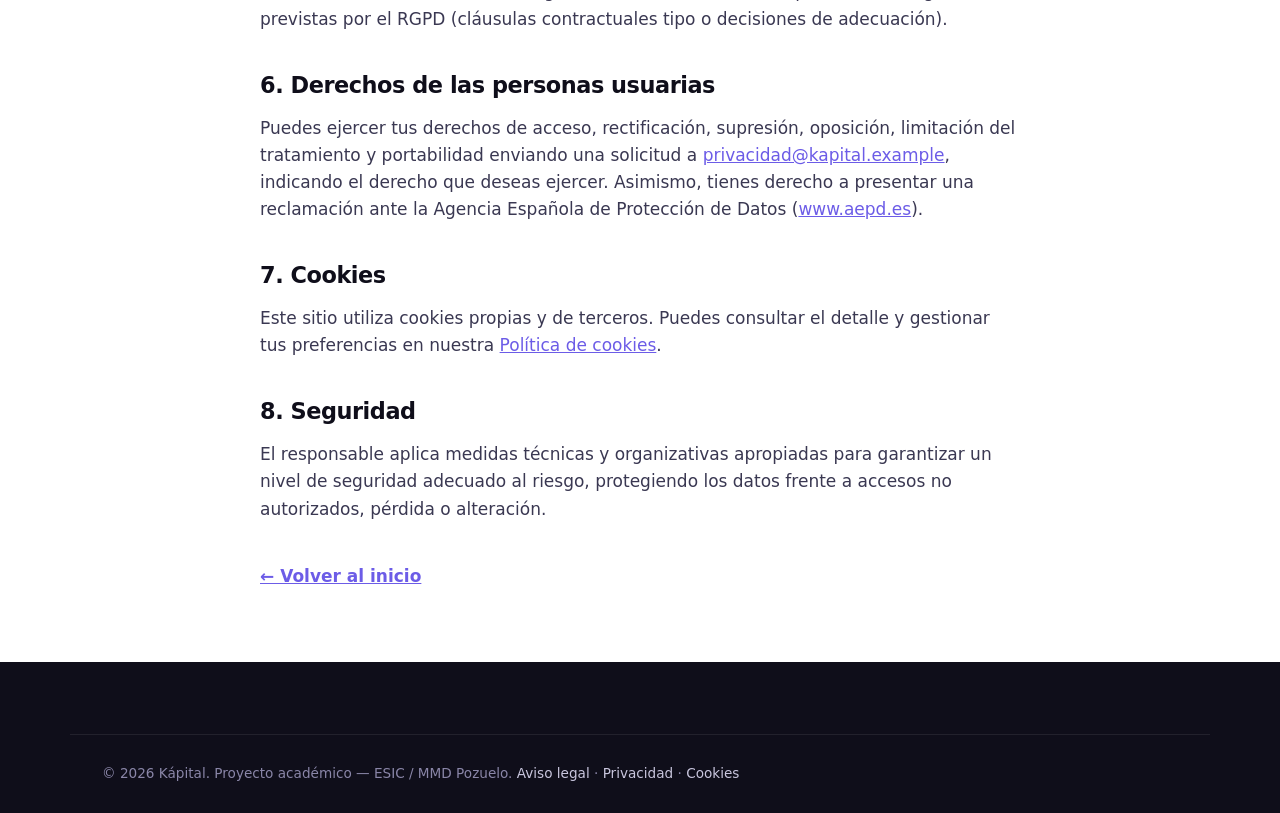
<file: politica-privacidad.html>
<!DOCTYPE html>
<html lang="es">
<head>
  <!-- Google tag (gtag.js) -->
  <script async src="https://www.googletagmanager.com/gtag/js?id=G-R5SRQTH0ER"></script>
  <script>
    window.dataLayer = window.dataLayer || [];
    function gtag(){dataLayer.push(arguments);}
    gtag('js', new Date());
  
    gtag('config', 'G-R5SRQTH0ER');
  </script>
  <meta charset="UTF-8">
  <meta name="viewport" content="width=device-width, initial-scale=1.0">
  <title>Política de privacidad — Kápital</title>
  <meta name="description" content="Política de privacidad y tratamiento de datos personales de Kápital, conforme al RGPD y la LOPDGDD.">
  <meta name="robots" content="index, follow">
  <link rel="icon" type="image/svg+xml" href="img/favicon.svg">
  <link rel="stylesheet" href="css/styles.css">
</head>
<body>
  <a href="#contenido" class="skip-link">Saltar al contenido</a>

  <header class="site-header">
    <div class="container header__inner">
      <a href="index.html" class="header__logo" aria-label="Inicio — Kápital">
        <img src="img/logo.svg" alt="Kápital" width="140" height="34">
      </a>
      <div class="header__actions">
        <a href="index.html#descarga" class="btn btn--primary header__cta">Descarga la aplicación</a>
      </div>
    </div>
  </header>

  <main class="legal" id="contenido">
    <div class="container">
      <div class="legal__header">
        <h1>Política de privacidad</h1>
        <p class="legal__updated">Última actualización: 13 de julio de 2026</p>
      </div>

      <div class="legal__body">
        <div class="legal__note">
          <strong>Nota:</strong> documento elaborado con fines académicos. Los datos del responsable
          son ilustrativos y deben adaptarse antes de cualquier uso real.
        </div>

        <p>La presente Política de privacidad regula el tratamiento de los datos personales de los
        usuarios conforme al Reglamento (UE) 2016/679 (RGPD) y la Ley Orgánica 3/2018, de 5 de
        diciembre, de Protección de Datos Personales y garantía de los derechos digitales (LOPDGDD).</p>

        <h2>1. Responsable del tratamiento</h2>
        <ul>
          <li><strong>Responsable:</strong> Kápital (proyecto académico)</li>
          <li><strong>Domicilio:</strong> Avda. de Valdenigrales, s/n, 28223 Pozuelo de Alarcón, Madrid</li>
          <li><strong>Contacto / DPO:</strong> <a href="mailto:privacidad@kapital.example">privacidad@kapital.example</a></li>
        </ul>

        <h2>2. Datos que tratamos y finalidades</h2>
        <table>
          <thead>
            <tr><th>Finalidad</th><th>Datos tratados</th><th>Base legítima</th></tr>
          </thead>
          <tbody>
            <tr>
              <td>Gestión de altas y uso de la app</td>
              <td>Nombre, correo, datos de la cuenta</td>
              <td>Ejecución de un contrato (art. 6.1.b RGPD)</td>
            </tr>
            <tr>
              <td>Envío de comunicaciones comerciales</td>
              <td>Correo electrónico</td>
              <td>Consentimiento (art. 6.1.a RGPD)</td>
            </tr>
            <tr>
              <td>Analítica web y mejora del servicio</td>
              <td>Datos de navegación, cookies</td>
              <td>Consentimiento (art. 6.1.a RGPD)</td>
            </tr>
            <tr>
              <td>Cumplimiento de obligaciones legales</td>
              <td>Datos identificativos y de operación</td>
              <td>Obligación legal (art. 6.1.c RGPD)</td>
            </tr>
          </tbody>
        </table>

        <h2>3. Plazo de conservación</h2>
        <p>Los datos se conservarán mientras se mantenga la relación con el usuario y, posteriormente,
        durante los plazos legalmente exigidos para atender posibles responsabilidades. Los datos
        tratados en base al consentimiento se conservarán hasta que este se retire.</p>

        <h2>4. Destinatarios</h2>
        <p>No se cederán datos a terceros salvo obligación legal. Podrán acceder a los datos
        proveedores de servicios (encargados del tratamiento) con los que se hayan suscrito los
        correspondientes contratos, tales como plataformas de analítica, alojamiento y envío de
        comunicaciones.</p>

        <h2>5. Transferencias internacionales</h2>
        <p>En caso de utilizar proveedores fuera del Espacio Económico Europeo (p. ej. herramientas de
        analítica de Google), las transferencias se ampararán en las garantías previstas por el RGPD
        (cláusulas contractuales tipo o decisiones de adecuación).</p>

        <h2>6. Derechos de las personas usuarias</h2>
        <p>Puedes ejercer tus derechos de acceso, rectificación, supresión, oposición, limitación del
        tratamiento y portabilidad enviando una solicitud a
        <a href="mailto:privacidad@kapital.example">privacidad@kapital.example</a>, indicando el derecho
        que deseas ejercer. Asimismo, tienes derecho a presentar una reclamación ante la Agencia
        Española de Protección de Datos (<a href="https://www.aepd.es" rel="noopener">www.aepd.es</a>).</p>

        <h2>7. Cookies</h2>
        <p>Este sitio utiliza cookies propias y de terceros. Puedes consultar el detalle y gestionar tus
        preferencias en nuestra <a href="politica-cookies.html">Política de cookies</a>.</p>

        <h2>8. Seguridad</h2>
        <p>El responsable aplica medidas técnicas y organizativas apropiadas para garantizar un nivel de
        seguridad adecuado al riesgo, protegiendo los datos frente a accesos no autorizados, pérdida o
        alteración.</p>

        <a href="index.html" class="legal__back">← Volver al inicio</a>
      </div>
    </div>
  </main>

  <footer class="site-footer">
    <div class="container site-footer__bottom" style="border-top:1px solid rgba(255,255,255,.08)">
      <p>&copy; <span id="year">2026</span> Kápital. Proyecto académico — ESIC / MMD Pozuelo.
        <a href="aviso-legal.html" style="color:#C9C6DE">Aviso legal</a> ·
        <a href="politica-privacidad.html" style="color:#C9C6DE">Privacidad</a> ·
        <a href="politica-cookies.html" style="color:#C9C6DE">Cookies</a>
      </p>
    </div>
  </footer>

  <script src="js/main.js"></script>
</body>
</html>
</file>
<file: css/styles.css>
/* ===================================================================
   KÁPITAL — Hoja de estilos principal
   Índice:
   1. Tipografías (@font-face)
   2. Variables (custom properties)
   3. Reset y base
   4. Utilidades y layout
   5. Botones
   6. Header y navegación
   7. Hero
   8. USP / ¿Cómo funciona?
   9. Calculadora
   10. Manifiesto
   11. Microlearnings
   12. FAQ
   13. Descarga (CTA final)
   14. Footer
   15. Banner de cookies
   16. Responsive
   =================================================================== */

/* 1. TIPOGRAFÍAS ----------------------------------------------------
   Coloca los archivos .woff2 en la carpeta /fonts y descomenta.
   Mientras tanto se usa una pila de fuentes del sistema muy legible. */
/*
@font-face {
  font-family: 'Poppins';
  src: url('../fonts/Poppins-Regular.woff2') format('woff2');
  font-weight: 400; font-style: normal; font-display: swap;
}
@font-face {
  font-family: 'Poppins';
  src: url('../fonts/Poppins-SemiBold.woff2') format('woff2');
  font-weight: 600; font-style: normal; font-display: swap;
}
@font-face {
  font-family: 'Poppins';
  src: url('../fonts/Poppins-Bold.woff2') format('woff2');
  font-weight: 700; font-style: normal; font-display: swap;
}
*/

/* 2. VARIABLES ------------------------------------------------------ */
:root {
  --purple: #6C5CE7;
  --purple-dark: #5A49D6;
  --mint: #00E0B8;
  --mint-dark: #00C4A0;
  --ink: #0F0E1A;
  --ink-soft: #3A3852;
  --muted: #8A86A8;
  --line: #EAE7FF;
  --bg: #FFFFFF;
  --bg-alt: #F7F6FF;
  --bg-mint: #E9FBF6;
  --white: #FFFFFF;

  --gradient: linear-gradient(135deg, var(--purple) 0%, var(--mint) 100%);

  --font: 'Poppins', system-ui, -apple-system, 'Segoe UI', Roboto, Helvetica, Arial, sans-serif;

  --radius: 16px;
  --radius-lg: 24px;
  --radius-pill: 999px;
  --shadow-sm: 0 4px 12px rgba(15, 14, 26, 0.06);
  --shadow: 0 12px 32px rgba(15, 14, 26, 0.10);
  --shadow-lg: 0 24px 60px rgba(108, 92, 231, 0.18);

  --container: 1140px;
  --gap: clamp(1rem, 3vw, 2rem);
  --section-y: clamp(3.5rem, 8vw, 6.5rem);
}

/* 3. RESET Y BASE --------------------------------------------------- */
*, *::before, *::after { box-sizing: border-box; }
* { margin: 0; }

html { scroll-behavior: smooth; -webkit-text-size-adjust: 100%; }

body {
  font-family: var(--font);
  color: var(--ink);
  background: var(--bg);
  line-height: 1.6;
  font-size: clamp(1rem, 0.96rem + 0.2vw, 1.0625rem);
  -webkit-font-smoothing: antialiased;
  text-rendering: optimizeLegibility;
}

img { max-width: 100%; display: block; height: auto; }
a { color: inherit; text-decoration: none; }
button { font: inherit; cursor: pointer; }

h1, h2, h3 { line-height: 1.15; font-weight: 700; letter-spacing: -0.02em; }

:focus-visible { outline: 3px solid var(--purple); outline-offset: 3px; border-radius: 4px; }

.skip-link {
  position: absolute; left: -999px; top: 0; z-index: 1000;
  background: var(--ink); color: #fff; padding: .75rem 1.25rem; border-radius: 0 0 8px 0;
}
.skip-link:focus { left: 0; }

.text-gradient {
  background: var(--gradient);
  -webkit-background-clip: text; background-clip: text;
  -webkit-text-fill-color: transparent; color: transparent;
}

/* 4. UTILIDADES Y LAYOUT ------------------------------------------- */
.container {
  width: 100%;
  max-width: var(--container);
  margin-inline: auto;
  padding-inline: clamp(1.25rem, 4vw, 2rem);
}
.container--narrow { max-width: 780px; }

.section { padding-block: var(--section-y); }
.section--alt { background: var(--bg-alt); }

.section__head { text-align: center; max-width: 640px; margin: 0 auto clamp(2rem, 5vw, 3.5rem); }
.section__eyebrow {
  display: inline-block; font-weight: 600; font-size: .8rem; letter-spacing: .12em;
  text-transform: uppercase; color: var(--purple); margin-bottom: .75rem;
}
.section__title { font-size: clamp(1.75rem, 1.2rem + 2.4vw, 2.75rem); }
.section__subtitle { color: var(--ink-soft); margin-top: 1rem; font-size: 1.075rem; }

.badge-pill {
  display: inline-flex; align-items: center; gap: .4rem;
  background: var(--bg-mint); color: var(--mint-dark);
  font-weight: 600; font-size: .85rem;
  padding: .45rem .9rem; border-radius: var(--radius-pill);
}

/* 5. BOTONES -------------------------------------------------------- */
.btn {
  display: inline-flex; align-items: center; justify-content: center; gap: .5rem;
  font-weight: 600; font-size: .95rem; line-height: 1;
  padding: .85rem 1.5rem; border: 2px solid transparent; border-radius: var(--radius-pill);
  transition: transform .15s ease, box-shadow .2s ease, background .2s ease, color .2s ease;
  white-space: nowrap;
}
.btn:hover { transform: translateY(-2px); }
.btn:active { transform: translateY(0); }

.btn--primary { background: var(--gradient); color: #fff; box-shadow: 0 8px 20px rgba(108,92,231,.28); }
.btn--primary:hover { box-shadow: var(--shadow-lg); }

.btn--ghost { background: transparent; color: var(--ink); border-color: var(--line); }
.btn--ghost:hover { border-color: var(--purple); color: var(--purple); }

.btn--lg { padding: 1rem 1.85rem; font-size: 1rem; }
.btn--block { width: 100%; }

/* 6. HEADER Y NAVEGACIÓN ------------------------------------------- */
.site-header {
  position: sticky; top: 0; z-index: 100;
  background: rgba(255,255,255,.96);
  border-bottom: 1px solid var(--line);
}
/* Nota: se evita `backdrop-filter` a propósito. Cualquier filtro/transform en
   la cabecera convertiría a esta en el bloque contenedor de sus descendientes
   `position: fixed` (el menú móvil), rompiendo el overlay a pantalla completa. */
.header__inner {
  display: flex; align-items: center; justify-content: space-between; gap: 1.5rem;
  min-height: 72px;
}
.header__logo img { height: 32px; width: auto; }
.header__actions { display: flex; align-items: center; gap: 1rem; }

.nav__list { display: flex; align-items: center; gap: .35rem; list-style: none; padding: 0; }
.nav__link {
  display: block; padding: .55rem .9rem; border-radius: var(--radius-pill);
  font-weight: 500; color: var(--ink-soft); transition: background .2s, color .2s;
}
.nav__link:hover { background: var(--bg-alt); color: var(--purple); }

.nav__toggle { display: none; }
.nav__close { display: none; }

/* 7. HERO ----------------------------------------------------------- */
.hero {
  background-image: url('../img/hero-bg.svg');
  background-size: cover; background-position: center;
  padding-block: clamp(3rem, 7vw, 6rem);
}
.hero__grid {
  display: grid; grid-template-columns: 1.05fr .95fr; align-items: center; gap: clamp(2rem, 5vw, 4rem);
}
.hero__title { font-size: clamp(2.1rem, 1.2rem + 3.6vw, 3.75rem); margin: 1.25rem 0; }
.hero__text { font-size: 1.15rem; color: var(--ink-soft); max-width: 34ch; }
.hero__actions { display: flex; flex-wrap: wrap; gap: .85rem; margin-top: 2rem; }
.hero__proof {
  display: flex; flex-wrap: wrap; gap: 1.75rem; list-style: none; padding: 0; margin-top: 2.5rem;
  color: var(--muted); font-size: .9rem;
}
.hero__proof strong { display: block; color: var(--ink); font-size: 1.35rem; }
.hero__media { display: flex; justify-content: center; }
.hero__media img { filter: drop-shadow(0 30px 50px rgba(108,92,231,.22)); }

/* 8. USP ------------------------------------------------------------ */
.usp__grid {
  display: grid; grid-template-columns: repeat(4, 1fr); gap: clamp(1rem, 2.5vw, 1.75rem);
}
.usp__card {
  background: var(--bg); border: 1px solid var(--line); border-radius: var(--radius-lg);
  padding: 2rem 1.5rem; box-shadow: var(--shadow-sm);
  transition: transform .2s ease, box-shadow .2s ease;
}
.usp__card:hover { transform: translateY(-6px); box-shadow: var(--shadow); }
.usp__icon { width: 48px; height: 48px; margin-bottom: 1.25rem; }
.usp__card-title { font-size: 1.2rem; margin-bottom: .5rem; }
.usp__card-text { color: var(--ink-soft); font-size: .975rem; }
.usp__cta { text-align: center; margin-top: clamp(2.5rem, 5vw, 3.5rem); }

/* 9. CALCULADORA --------------------------------------------------- */
.calc__grid {
  display: grid; grid-template-columns: 1fr 1fr; align-items: center; gap: clamp(2rem, 5vw, 4rem);
}
.calc__disclaimer { color: var(--muted); font-size: .82rem; margin-top: 1.25rem; }
.calc__panel {
  background: var(--white); border: 1px solid var(--line); border-radius: var(--radius-lg);
  padding: clamp(1.5rem, 4vw, 2.5rem); box-shadow: var(--shadow);
}
.calc__field { margin-bottom: 1.5rem; }
.calc__field label {
  display: flex; justify-content: space-between; align-items: baseline;
  font-weight: 500; margin-bottom: .6rem; color: var(--ink-soft);
}
.calc__field output { font-weight: 700; color: var(--purple); font-size: 1.05rem; }

input[type="range"] {
  -webkit-appearance: none; appearance: none; width: 100%; height: 6px;
  background: var(--line); border-radius: var(--radius-pill); outline-offset: 6px;
}
input[type="range"]::-webkit-slider-thumb {
  -webkit-appearance: none; appearance: none; width: 22px; height: 22px; border-radius: 50%;
  background: var(--gradient); cursor: pointer; box-shadow: 0 2px 8px rgba(108,92,231,.4);
}
input[type="range"]::-moz-range-thumb {
  width: 22px; height: 22px; border: none; border-radius: 50%;
  background: var(--purple); cursor: pointer;
}

.calc__result {
  display: grid; grid-template-columns: repeat(3, 1fr); gap: .75rem;
  background: var(--bg-alt); border-radius: var(--radius); padding: 1.25rem; margin: 1.75rem 0;
}
.calc__result-item { text-align: center; }
.calc__result-label { display: block; font-size: .75rem; color: var(--muted); margin-bottom: .35rem; }
.calc__result-value { font-size: clamp(1.1rem, 2.5vw, 1.4rem); }
.calc__result-item--highlight .calc__result-value {
  background: var(--gradient); -webkit-background-clip: text; background-clip: text;
  -webkit-text-fill-color: transparent; color: transparent;
}

/* 10. MANIFIESTO --------------------------------------------------- */
.manifesto__grid {
  display: grid; grid-template-columns: 1fr 1.2fr; gap: clamp(2rem, 5vw, 4rem); align-items: center;
}
.manifesto__quote {
  background: var(--gradient); color: #fff; border-radius: var(--radius-lg);
  padding: clamp(2rem, 5vw, 3rem); box-shadow: var(--shadow-lg);
}
.manifesto__quote p { font-size: clamp(1.5rem, 1rem + 2vw, 2.1rem); font-weight: 700; line-height: 1.25; }
.manifesto__quote .text-gradient { -webkit-text-fill-color: #0F0E1A; color: #0F0E1A; }
.manifesto__list { list-style: none; padding: 0; display: grid; gap: 1rem; }
.manifesto__list li {
  display: flex; gap: 1rem; align-items: baseline;
  font-size: 1.05rem; color: var(--ink-soft); padding-bottom: 1rem; border-bottom: 1px solid var(--line);
}
.manifesto__list li:last-child { border-bottom: none; }
.manifesto__list span { font-weight: 700; color: var(--purple); font-size: .9rem; }

/* 11. MICROLEARNINGS ----------------------------------------------- */
.learn__grid { display: grid; grid-template-columns: repeat(4, 1fr); gap: clamp(1rem, 2.5vw, 1.75rem); }
.learn__card {
  position: relative; background: var(--bg); border: 1px solid var(--line);
  border-radius: var(--radius-lg); padding: 1.75rem 1.5rem;
  display: flex; flex-direction: column; gap: .6rem; box-shadow: var(--shadow-sm);
  transition: transform .2s ease, box-shadow .2s ease;
}
.learn__card:hover { transform: translateY(-6px); box-shadow: var(--shadow); }
.learn__tag {
  align-self: flex-start; background: var(--bg-mint); color: var(--mint-dark);
  font-size: .72rem; font-weight: 600; padding: .3rem .7rem; border-radius: var(--radius-pill);
}
.learn__time { position: absolute; top: 1.75rem; right: 1.5rem; font-size: .75rem; color: var(--muted); }
.learn__title { font-size: 1.1rem; margin-top: .25rem; }
.learn__text { color: var(--ink-soft); font-size: .95rem; flex-grow: 1; }
.learn__link { font-weight: 600; color: var(--purple); font-size: .9rem; }
.learn__link:hover { text-decoration: underline; }

/* 12. FAQ ----------------------------------------------------------- */
.faq__list { display: grid; gap: 1rem; }
.faq__item {
  background: var(--bg); border: 1px solid var(--line); border-radius: var(--radius);
  overflow: hidden; transition: box-shadow .2s;
}
.faq__item[open] { box-shadow: var(--shadow-sm); }
.faq__question {
  list-style: none; cursor: pointer; padding: 1.15rem 1.5rem; font-weight: 600;
  display: flex; justify-content: space-between; align-items: center; gap: 1rem;
}
.faq__question::-webkit-details-marker { display: none; }
.faq__question::after {
  content: '+'; font-size: 1.5rem; font-weight: 400; color: var(--purple);
  transition: transform .2s ease; line-height: 1;
}
.faq__item[open] .faq__question::after { transform: rotate(45deg); }
.faq__answer { padding: 0 1.5rem 1.25rem; color: var(--ink-soft); }

/* 13. DESCARGA ------------------------------------------------------ */
.download__inner {
  background: var(--gradient); border-radius: var(--radius-lg); text-align: center;
  padding: clamp(2.5rem, 7vw, 4.5rem) 1.5rem; color: #fff; box-shadow: var(--shadow-lg);
}
.download__title { font-size: clamp(1.75rem, 1.2rem + 2.4vw, 2.75rem); }
.download__text { margin: 1rem auto 2rem; opacity: .92; max-width: 42ch; }
.download__badges { display: flex; flex-wrap: wrap; justify-content: center; gap: 1rem; }
.download__badges img { height: 44px; width: auto; }

/* 14. FOOTER -------------------------------------------------------- */
.site-footer { background: var(--ink); color: #C9C6DE; padding-top: clamp(3rem, 6vw, 4.5rem); }
.site-footer__inner {
  display: grid; grid-template-columns: 2fr 1fr 1fr; gap: 2.5rem;
  padding-bottom: 2.5rem; border-bottom: 1px solid rgba(255,255,255,.08);
}
.site-footer__brand img { height: 32px; margin-bottom: 1rem; }
.site-footer__tagline { color: var(--muted); max-width: 28ch; }
.site-footer__heading { color: #fff; font-size: .95rem; margin-bottom: 1rem; }
.site-footer__nav ul { list-style: none; padding: 0; display: grid; gap: .65rem; }
.site-footer__nav a { color: #C9C6DE; transition: color .2s; }
.site-footer__nav a:hover { color: var(--mint); }
.site-footer__bottom { padding-block: 1.75rem; font-size: .85rem; color: var(--muted); }

/* 15. BANNER DE COOKIES -------------------------------------------- */
.cookie-banner {
  position: fixed; left: 50%; bottom: 1.25rem; transform: translateX(-50%);
  width: min(720px, calc(100% - 2rem)); z-index: 1000;
  background: var(--white); border: 1px solid var(--line); border-radius: var(--radius-lg);
  box-shadow: 0 24px 60px rgba(15,14,26,.25); overflow: hidden;
}
.cookie-banner[hidden] { display: none; }
.cookie-banner__inner { padding: 1.5rem; }
.cookie-banner__title { font-size: 1.1rem; margin-bottom: .5rem; }
.cookie-banner__text p { font-size: .92rem; color: var(--ink-soft); }
.cookie-banner__text a { color: var(--purple); text-decoration: underline; }
.cookie-banner__actions {
  display: flex; flex-wrap: wrap; gap: .6rem; margin-top: 1.25rem; justify-content: flex-end;
}
.cookie-banner__actions .btn { padding: .7rem 1.15rem; font-size: .875rem; }

.cookie-settings { padding: 0 1.5rem 1.5rem; border-top: 1px solid var(--line); }
.cookie-settings[hidden] { display: none; }
.cookie-settings__title { font-size: 1rem; margin: 1.25rem 0 1rem; }
.cookie-settings__row {
  display: flex; justify-content: space-between; align-items: center; gap: 1rem;
  padding: .85rem 0; border-bottom: 1px solid var(--line);
}
.cookie-settings__row span { display: grid; gap: .2rem; }
.cookie-settings__row small { color: var(--muted); font-size: .8rem; }
.cookie-settings__row input[type="checkbox"] { width: 20px; height: 20px; accent-color: var(--purple); flex-shrink: 0; }
.cookie-settings__actions { margin-top: 1.25rem; text-align: right; }

/* 16. RESPONSIVE --------------------------------------------------- */
@media (max-width: 960px) {
  .usp__grid { grid-template-columns: repeat(2, 1fr); }
  .learn__grid { grid-template-columns: repeat(2, 1fr); }
  .manifesto__grid { grid-template-columns: 1fr; }
  .calc__grid { grid-template-columns: 1fr; }
  .site-footer__inner { grid-template-columns: 1fr 1fr; }
  .site-footer__brand { grid-column: 1 / -1; }
}

@media (max-width: 820px) {
  /* Header móvil: logotipo · CTA · menú hamburguesa */
  .nav {
    position: fixed; inset: 0 0 0 auto; width: min(320px, 82vw); z-index: 200;
    background: var(--white); box-shadow: -12px 0 40px rgba(15,14,26,.2);
    padding: 5rem 1.5rem 2rem; transform: translateX(100%); transition: transform .3s ease;
  }
  .nav.is-open { transform: translateX(0); }
  .nav__list { flex-direction: column; align-items: stretch; gap: .25rem; }
  .nav__link { padding: .85rem 1rem; font-size: 1.05rem; }
  .nav__toggle {
    display: inline-flex; flex-direction: column; justify-content: center; gap: 5px;
    width: 44px; height: 44px; padding: 0 10px; background: transparent; border: none;
  }
  .nav__toggle span { display: block; height: 2px; background: var(--ink); border-radius: 2px; transition: .3s; }
  .nav__close {
    display: block; position: absolute; top: 1rem; right: 1.25rem;
    background: none; border: none; font-size: 2rem; line-height: 1; color: var(--ink);
  }
  body.nav-open { overflow: hidden; }
  /* z-index por debajo de la cabecera (100) para que el panel del menú,
     descendiente de la cabecera, quede nítido por encima del overlay. */
  body.nav-open::after {
    content: ''; position: fixed; inset: 0; background: rgba(15,14,26,.45); z-index: 90;
  }
}

@media (max-width: 680px) {
  .hero__grid { grid-template-columns: 1fr; text-align: center; }
  .hero__content { order: 2; }
  .hero__media { order: 1; }
  .hero__text, .hero__title { max-width: none; }
  .hero__actions, .hero__proof { justify-content: center; }
  .hero__media img { max-width: 260px; }
  .usp__grid, .learn__grid { grid-template-columns: 1fr; }
  .calc__result { grid-template-columns: 1fr; gap: 1rem; }
  .site-footer__inner { grid-template-columns: 1fr; }
  .cookie-banner__actions { justify-content: stretch; }
  .cookie-banner__actions .btn { flex: 1; }
}

@media (max-width: 380px) {
  .header__cta { padding: .7rem 1rem; font-size: .82rem; }
}

/* ===================================================================
   PRINCIPIOS DE CIALDINI (elementos de persuasión) + WIDGETS FLOTANTES
   =================================================================== */

/* ESCASEZ · barra de anuncio con oferta limitada + cuenta atrás */
.announce {
  background: var(--ink); color: #fff; text-align: center;
  font-size: .9rem; padding: .6rem 1rem;
}
.announce__text { margin: 0; }
.announce__text strong { color: var(--mint); }
.announce[hidden] { display: none; }

/* AUTORIDAD · franja de sellos de confianza */
.authority { background: var(--bg-alt); border-block: 1px solid var(--line); }
.authority__inner {
  display: flex; flex-wrap: wrap; justify-content: center; align-items: center;
  gap: .75rem 2rem; padding-block: 1.1rem; text-align: center;
}
.authority__item { color: var(--ink-soft); font-size: .875rem; font-weight: 500; }

/* COMPROMISO Y COHERENCIA · micro-compromiso en la calculadora */
.calc__commit {
  display: flex; align-items: flex-start; gap: .6rem; cursor: pointer;
  font-size: .9rem; color: var(--ink-soft); margin: .25rem 0 1.25rem;
}
.calc__commit input { width: 20px; height: 20px; accent-color: var(--purple); flex-shrink: 0; margin-top: 1px; }
.calc__commit-msg {
  background: var(--bg-mint); color: var(--mint-dark); font-weight: 600; font-size: .9rem;
  border-radius: 12px; padding: .7rem .9rem; margin: -.5rem 0 1.25rem;
}
.calc__commit-msg[hidden] { display: none; }

/* PRUEBA SOCIAL · cifras + testimonios */
.social__stats {
  display: grid; grid-template-columns: repeat(4, 1fr); gap: 1rem;
  margin-bottom: clamp(2rem, 4vw, 3rem);
}
.social__stat {
  text-align: center; background: var(--bg); border: 1px solid var(--line);
  border-radius: var(--radius); padding: 1.25rem 1rem; box-shadow: var(--shadow-sm);
}
.social__stat strong {
  display: block; font-size: clamp(1.4rem, 1rem + 2vw, 2rem);
  background: var(--gradient); -webkit-background-clip: text; background-clip: text;
  -webkit-text-fill-color: transparent; color: transparent;
}
.social__stat span { font-size: .82rem; color: var(--muted); }
.social__grid { display: grid; grid-template-columns: repeat(3, 1fr); gap: clamp(1rem, 2.5vw, 1.75rem); }
.social__card {
  background: var(--bg); border: 1px solid var(--line); border-radius: var(--radius-lg);
  padding: 1.75rem 1.5rem; box-shadow: var(--shadow-sm); display: flex; flex-direction: column; gap: 1rem;
}
.social__stars { color: #FFB020; letter-spacing: 2px; font-size: 1rem; }
.social__card blockquote { margin: 0; color: var(--ink-soft); font-size: .975rem; }
.social__card figcaption { display: flex; align-items: center; gap: .7rem; font-size: .9rem; color: var(--ink-soft); }
.social__ava {
  display: grid; place-items: center; width: 40px; height: 40px; border-radius: 50%;
  background: var(--gradient); color: #fff; font-weight: 700; font-size: .8rem; flex-shrink: 0;
}

/* UNIDAD · llamada a la comunidad */
.manifesto__unity {
  display: flex; flex-wrap: wrap; align-items: center; justify-content: space-between; gap: 1.25rem;
  margin-top: clamp(2rem, 4vw, 3rem); padding: clamp(1.5rem, 3vw, 2rem);
  background: var(--bg-alt); border: 1px solid var(--line); border-radius: var(--radius-lg);
}
.manifesto__unity p { margin: 0; font-size: 1.1rem; }

/* RECIPROCIDAD · lead magnet (guía gratis) */
.gift__inner {
  display: grid; grid-template-columns: 1.1fr .9fr; gap: clamp(2rem, 5vw, 4rem); align-items: center;
}
.gift__list { list-style: none; padding: 0; margin: 1.5rem 0 0; display: grid; gap: .6rem; color: var(--ink-soft); }
.gift__form {
  background: var(--bg); border: 1px solid var(--line); border-radius: var(--radius-lg);
  padding: clamp(1.5rem, 4vw, 2.25rem); box-shadow: var(--shadow);
}
.gift__form label { display: block; font-weight: 600; margin-bottom: .5rem; }
.gift__form input {
  width: 100%; padding: .85rem 1rem; border: 2px solid var(--line); border-radius: var(--radius-pill);
  font: inherit; margin-bottom: 1rem;
}
.gift__form input:focus-visible { border-color: var(--purple); outline: none; }
.gift__note { display: block; text-align: center; color: var(--muted); font-size: .8rem; margin-top: .75rem; }
.gift__success {
  background: var(--bg-mint); color: var(--mint-dark); font-weight: 600;
  border-radius: 12px; padding: .85rem 1rem; margin-top: 1rem; font-size: .9rem;
}
.gift__success[hidden] { display: none; }

/* ESCASEZ · urgencia en el CTA de descarga */
.download__urgency {
  display: inline-block; background: rgba(255,255,255,.18); color: #fff;
  font-weight: 600; font-size: .85rem; padding: .5rem 1rem; border-radius: var(--radius-pill);
  margin-bottom: 1.25rem;
}

/* PRUEBA SOCIAL · avisos de actividad en vivo (abajo-izquierda) */
.live-toasts {
  position: fixed; left: 1.25rem; bottom: 1.25rem; z-index: 900;
  display: flex; flex-direction: column; gap: .6rem; max-width: 300px; pointer-events: none;
}
.live-toast {
  display: flex; align-items: center; gap: .7rem;
  background: var(--white); border: 1px solid var(--line); border-radius: var(--radius);
  box-shadow: var(--shadow); padding: .7rem .9rem; font-size: .82rem; color: var(--ink-soft);
  opacity: 0; transform: translateY(10px); transition: opacity .35s ease, transform .35s ease;
}
.live-toast.is-visible { opacity: 1; transform: translateY(0); }
.live-toast__dot { width: 8px; height: 8px; border-radius: 50%; background: var(--mint-dark); flex-shrink: 0; }
.live-toast strong { color: var(--ink); }

/* WIDGETS FLOTANTES · chat online + WhatsApp (abajo-derecha) */
.fab-stack {
  position: fixed; right: 1.25rem; bottom: 1.25rem; z-index: 950;
  display: flex; flex-direction: column; align-items: flex-end; gap: .85rem;
}
.fab {
  position: relative; display: grid; place-items: center;
  width: 60px; height: 60px; border: none; border-radius: 50%; cursor: pointer;
  box-shadow: 0 10px 24px rgba(15,14,26,.22); transition: transform .15s ease, box-shadow .2s ease;
}
.fab:hover { transform: translateY(-3px); box-shadow: 0 14px 30px rgba(15,14,26,.28); }
.fab--wa { background: #25D366; }
.fab--chat { background: var(--white); overflow: visible; padding: 0; }
.fab__avatar { width: 56px; height: 56px; border-radius: 50%; }
.fab__icon { width: 30px; height: 30px; }
.fab__dot {
  position: absolute; top: 2px; right: 2px; width: 14px; height: 14px; border-radius: 50%;
  background: #2ecc71; border: 2px solid #fff;
  box-shadow: 0 0 0 0 rgba(46,204,113,.6); animation: fabPulse 2s infinite;
}
@keyframes fabPulse {
  0% { box-shadow: 0 0 0 0 rgba(46,204,113,.6); }
  70% { box-shadow: 0 0 0 10px rgba(46,204,113,0); }
  100% { box-shadow: 0 0 0 0 rgba(46,204,113,0); }
}

/* Panel del chat (desplegable) */
.chat-panel {
  width: min(340px, calc(100vw - 2.5rem));
  background: var(--white); border: 1px solid var(--line); border-radius: var(--radius-lg);
  box-shadow: 0 24px 60px rgba(15,14,26,.25); overflow: hidden;
  display: flex; flex-direction: column;
  transform-origin: bottom right; animation: chatIn .22s ease;
}
.chat-panel[hidden] { display: none; }
@keyframes chatIn { from { opacity: 0; transform: translateY(12px) scale(.96); } to { opacity: 1; transform: none; } }
.chat-panel__header {
  display: flex; align-items: center; gap: .7rem; padding: .9rem 1rem;
  background: var(--gradient); color: #fff;
}
.chat-panel__avatar { width: 44px; height: 44px; border-radius: 50%; border: 2px solid rgba(255,255,255,.5); }
.chat-panel__who { display: grid; gap: .1rem; line-height: 1.2; }
.chat-panel__who strong { font-size: .95rem; }
.chat-panel__status { display: flex; align-items: center; gap: .35rem; font-size: .75rem; opacity: .95; }
.chat-panel__status i { width: 8px; height: 8px; border-radius: 50%; background: #2ecc71; display: inline-block; }
.chat-panel__close {
  margin-left: auto; background: none; border: none; color: #fff; font-size: 1.6rem; line-height: 1; cursor: pointer;
}
.chat-panel__body { padding: 1rem; display: flex; flex-direction: column; gap: .75rem; max-height: 320px; overflow-y: auto; background: var(--bg-alt); }
.chat-msg { max-width: 85%; }
.chat-msg p { margin: 0; padding: .65rem .85rem; border-radius: 14px; font-size: .9rem; }
.chat-msg--in { align-self: flex-start; }
.chat-msg--in p { background: var(--white); border: 1px solid var(--line); color: var(--ink); border-bottom-left-radius: 4px; }
.chat-msg--out { align-self: flex-end; }
.chat-msg--out p { background: var(--purple); color: #fff; border-bottom-right-radius: 4px; }
.chat-quick { display: flex; flex-wrap: wrap; gap: .5rem; }
.chat-quick__btn {
  background: var(--white); border: 1px solid var(--purple); color: var(--purple);
  font-size: .8rem; font-weight: 600; padding: .45rem .8rem; border-radius: var(--radius-pill); cursor: pointer;
  transition: background .2s, color .2s;
}
.chat-quick__btn:hover { background: var(--purple); color: #fff; }
.chat-panel__input { display: flex; gap: .5rem; padding: .75rem; border-top: 1px solid var(--line); }
.chat-panel__input input { flex: 1; border: 2px solid var(--line); border-radius: var(--radius-pill); padding: .6rem .9rem; font: inherit; }
.chat-panel__input input:focus-visible { border-color: var(--purple); outline: none; }
.chat-panel__input button {
  width: 42px; height: 42px; border: none; border-radius: 50%; background: var(--gradient);
  color: #fff; font-size: 1rem; cursor: pointer; flex-shrink: 0;
}
.chat-panel__wa {
  display: flex; align-items: center; justify-content: center; gap: .5rem;
  background: #25D366; color: #fff; font-weight: 600; font-size: .9rem; padding: .8rem; text-decoration: none;
}
.chat-panel__wa:hover { background: #1EBE5A; }

/* Responsive de los nuevos bloques */
@media (max-width: 960px) {
  .social__stats { grid-template-columns: repeat(2, 1fr); }
  .social__grid { grid-template-columns: 1fr; }
  .gift__inner { grid-template-columns: 1fr; }
}
@media (max-width: 680px) {
  .social__stats { grid-template-columns: 1fr 1fr; }
  .manifesto__unity { flex-direction: column; align-items: flex-start; }
  .live-toasts { display: none; } /* en móvil evitamos tapar contenido */
  .fab-stack { right: 1rem; bottom: 1rem; }
}

/* 17. PÁGINAS LEGALES ---------------------------------------------- */
.legal { padding-block: clamp(2.5rem, 6vw, 4.5rem); }
.legal__header { text-align: center; margin-bottom: clamp(2rem, 5vw, 3rem); }
.legal__header h1 { font-size: clamp(1.9rem, 1.2rem + 3vw, 3rem); }
.legal__updated { color: var(--muted); margin-top: .75rem; font-size: .9rem; }
.legal__body { max-width: 760px; margin-inline: auto; }
.legal__body h2 { font-size: 1.4rem; margin: 2.5rem 0 1rem; }
.legal__body h3 { font-size: 1.1rem; margin: 1.75rem 0 .75rem; }
.legal__body p, .legal__body li { color: var(--ink-soft); }
.legal__body ul, .legal__body ol { padding-left: 1.5rem; margin: 1rem 0; display: grid; gap: .5rem; }
.legal__body a { color: var(--purple); text-decoration: underline; }
.legal__body table { width: 100%; border-collapse: collapse; margin: 1.5rem 0; font-size: .9rem; }
.legal__body th, .legal__body td { border: 1px solid var(--line); padding: .7rem .85rem; text-align: left; vertical-align: top; }
.legal__body th { background: var(--bg-alt); font-weight: 600; color: var(--ink); }
.legal__note {
  background: var(--bg-alt); border-left: 4px solid var(--purple);
  border-radius: 8px; padding: 1rem 1.25rem; margin: 1.5rem 0; font-size: .9rem;
}
.legal__back { display: inline-block; margin-top: 2.5rem; font-weight: 600; color: var(--purple); }

/* Respeta la preferencia de movimiento reducido */
@media (prefers-reduced-motion: reduce) {
  html { scroll-behavior: auto; }
  *, *::before, *::after { transition-duration: .001ms !important; animation-duration: .001ms !important; }
}
</file>
